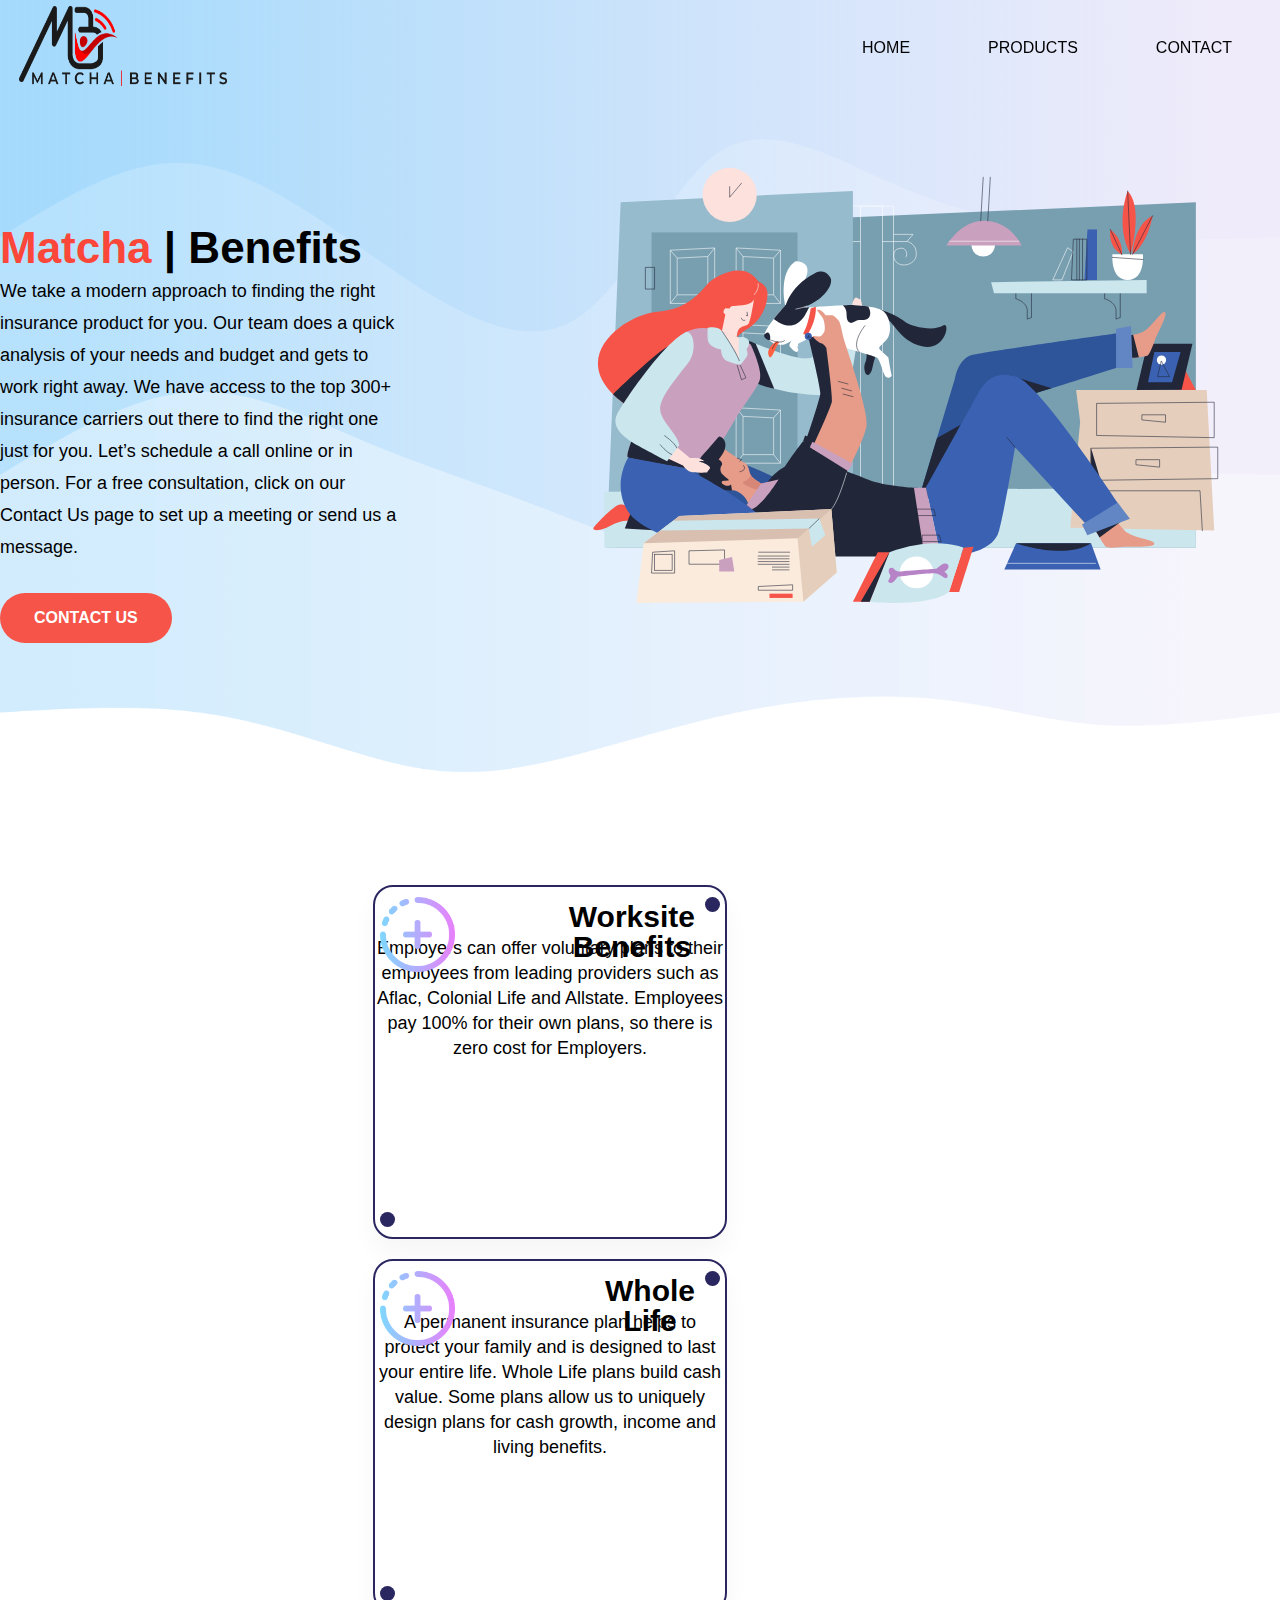
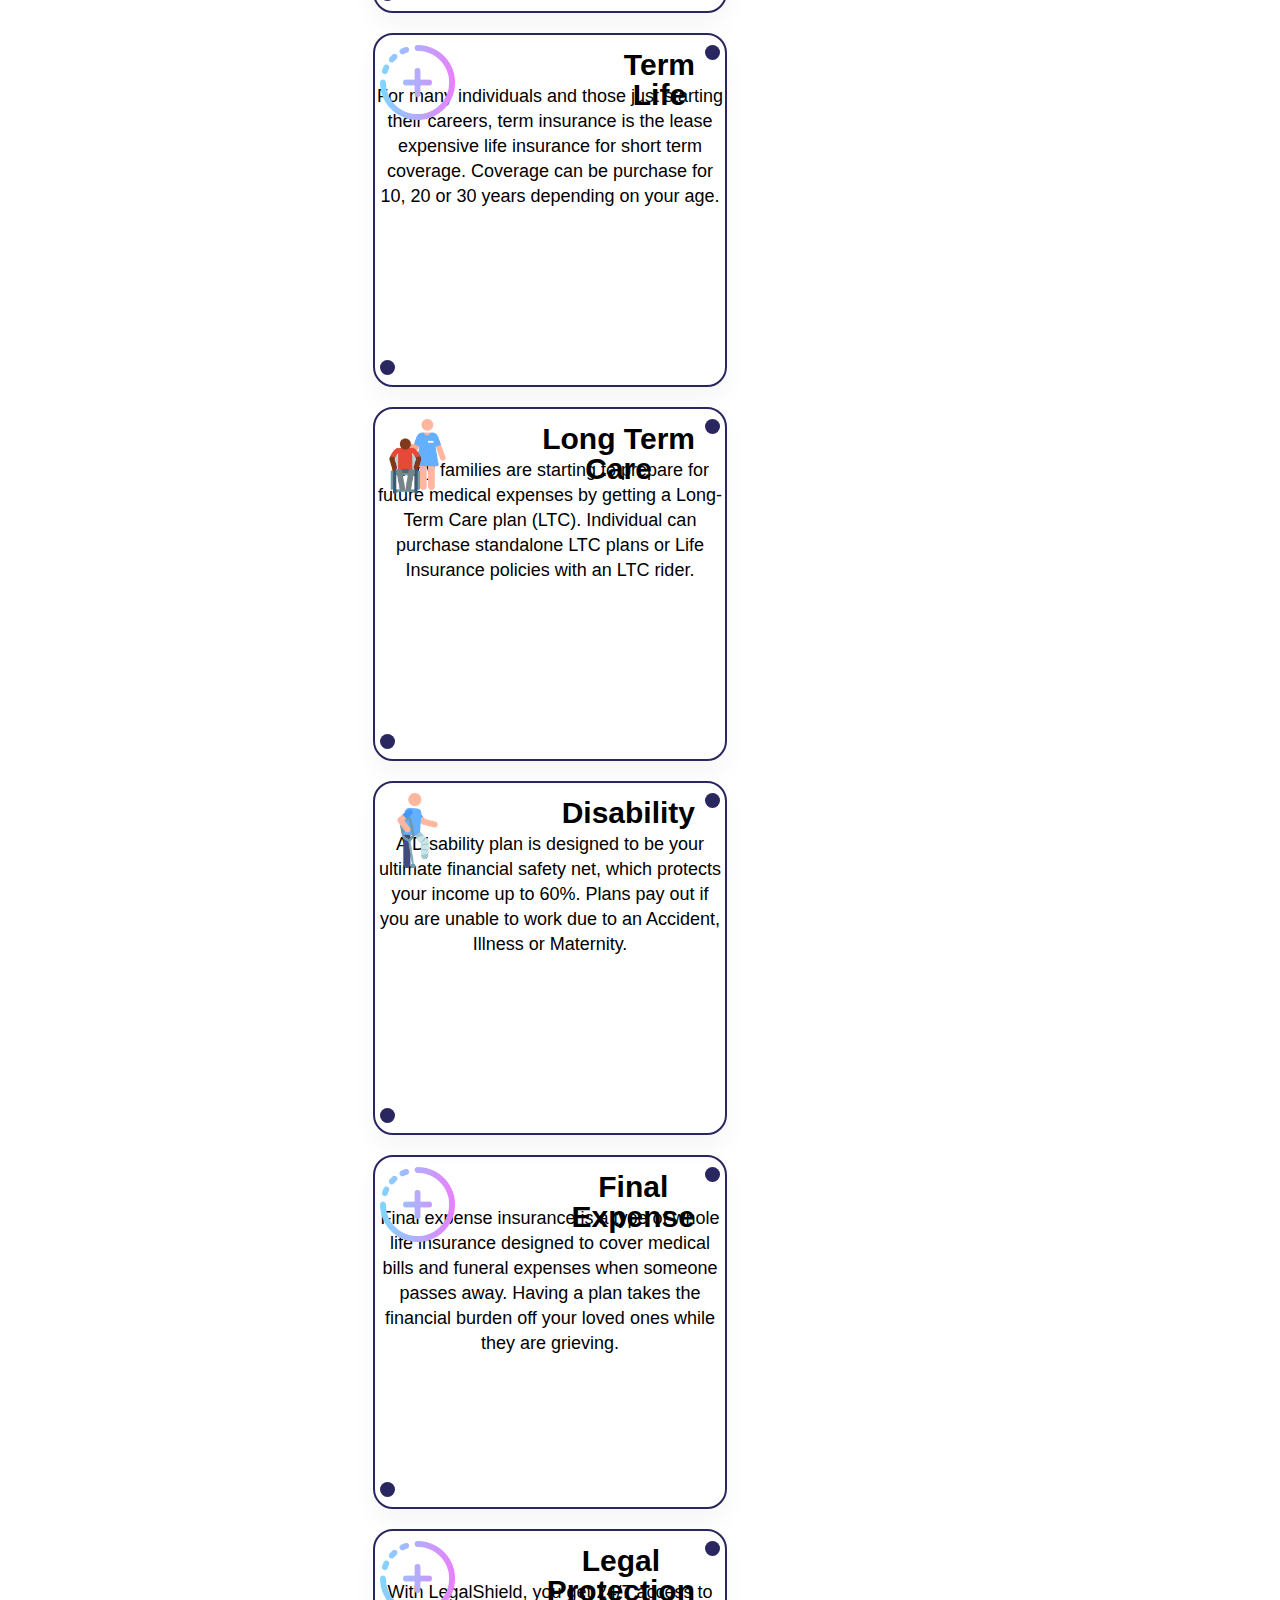
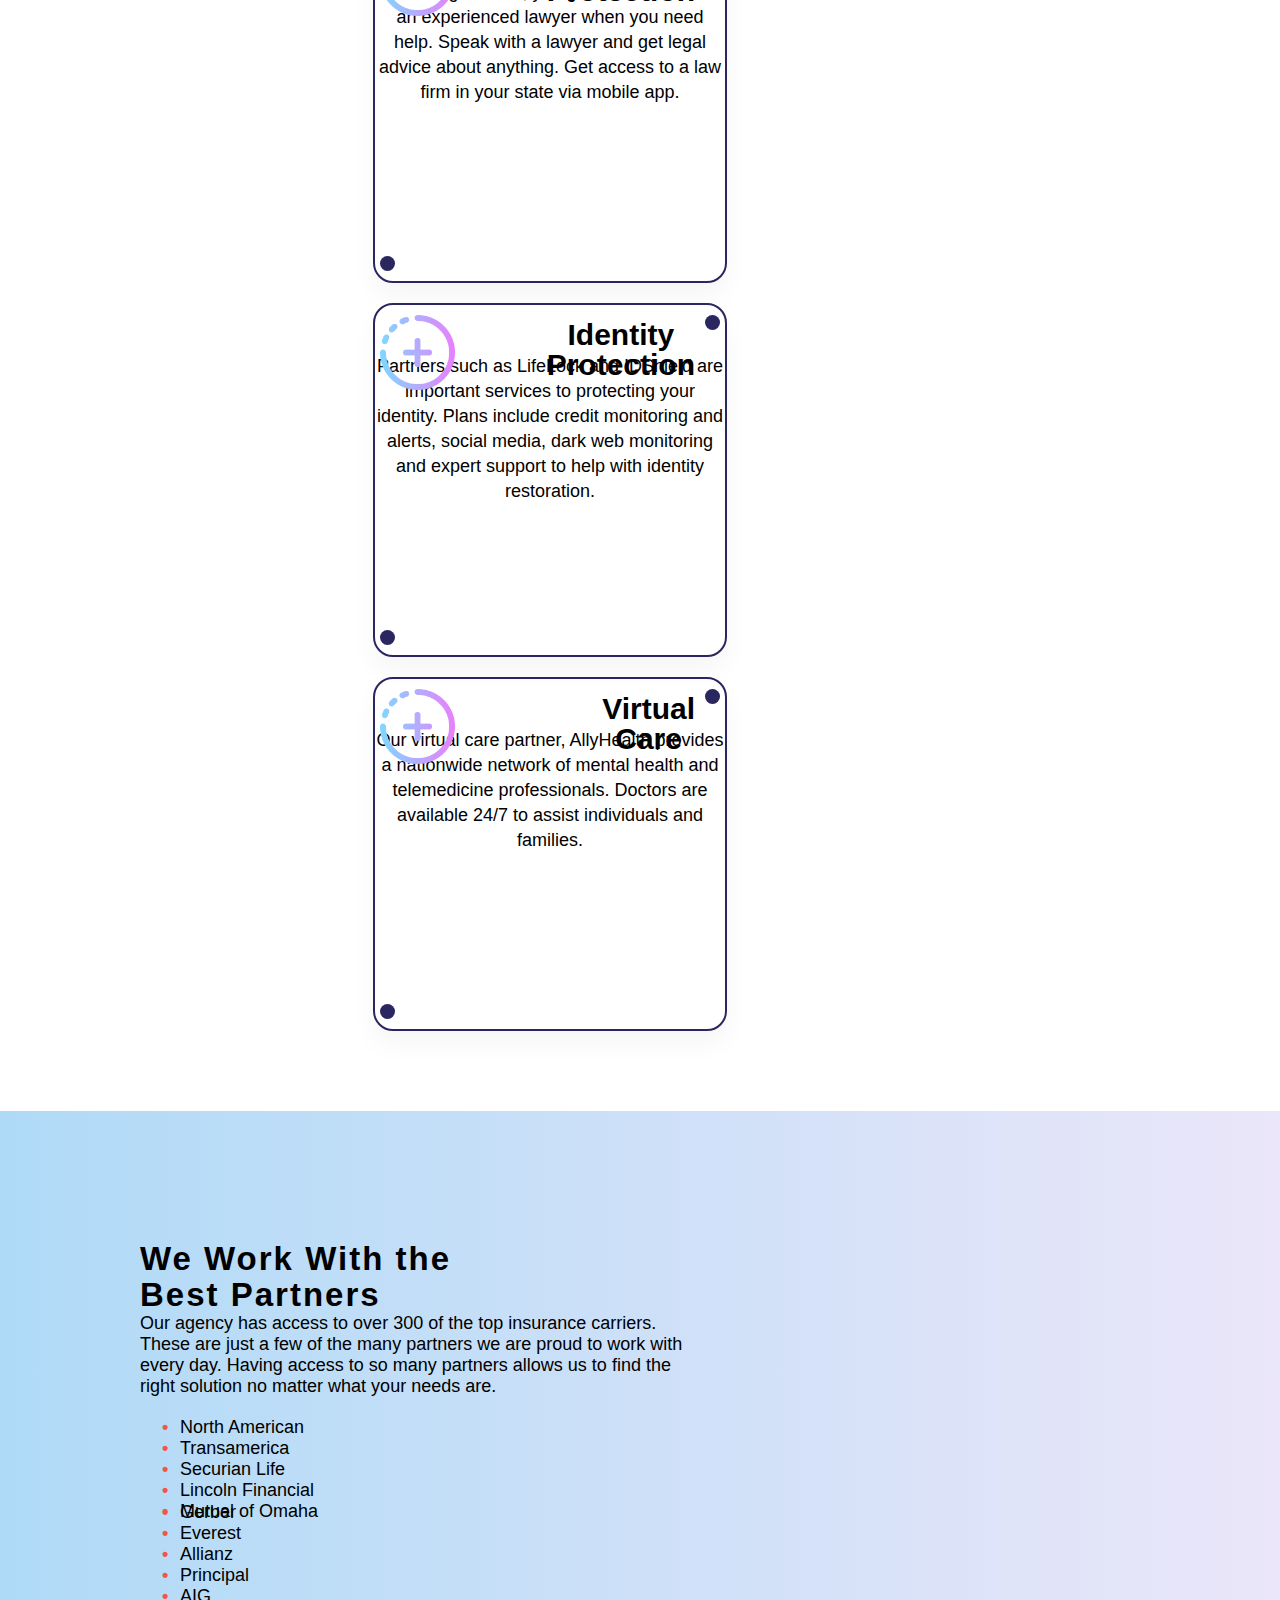
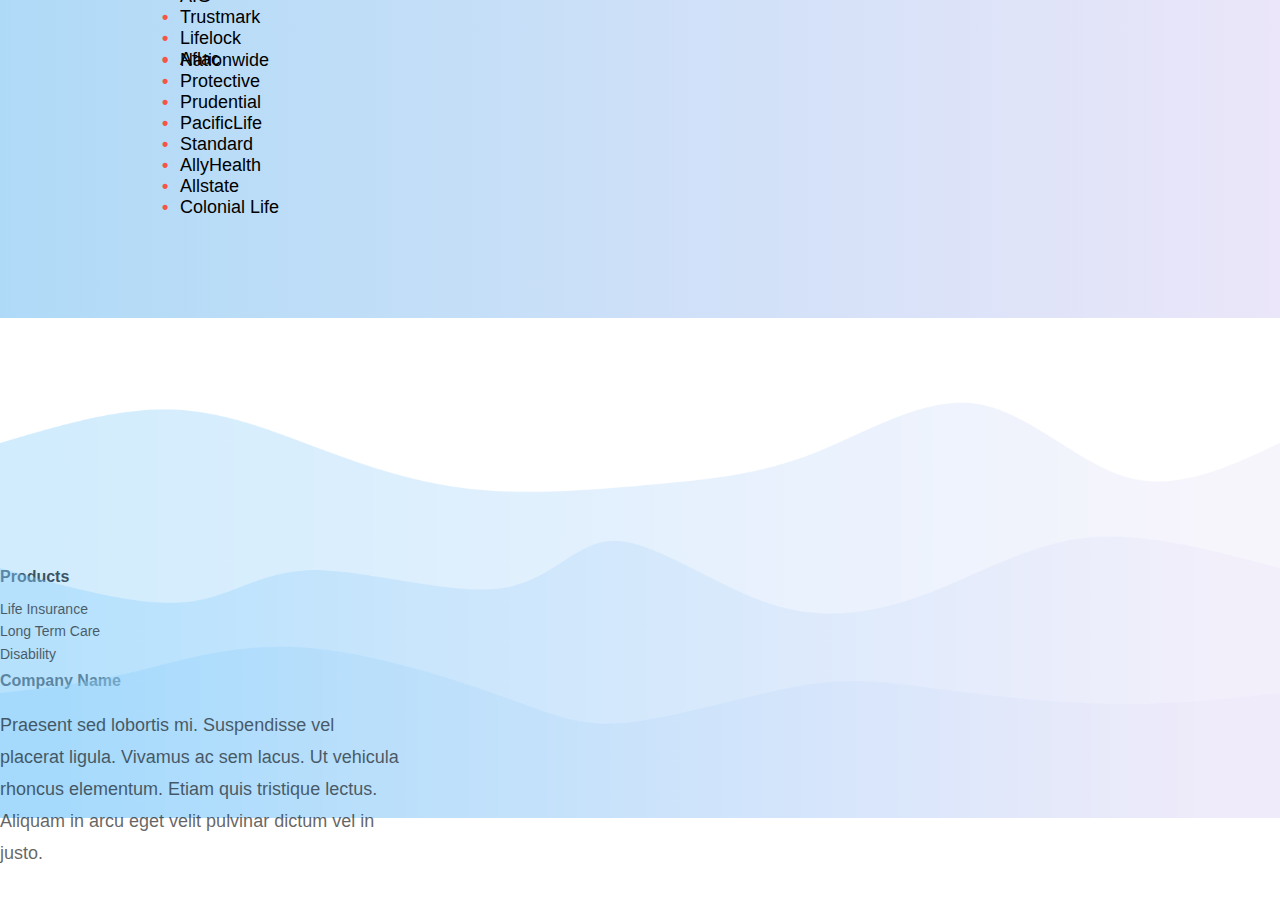
<file: index.html>
<!DOCTYPE html>
<html lang="en">

<head>
    <meta charset="UTF-8">
    <meta http-equiv="X-UA-Compatible" content="IE=edge">
    <meta name="viewport" content="width=device-width, initial-scale=1.0">
    <link rel="stylesheet" type="text/css" href="public/css/index.css">
    <!-- Bootstrap CSS -->
    <link href="https://cdn.jsdelivr.net/npm/bootstrap@5.0.2/dist/css/bootstrap.min.css" rel="stylesheet" integrity="sha384-EVSTQN3/azprG1Anm3QDgpJLIm9Nao0Yz1ztcQTwFspd3yD65VohhpuuCOmLASjC" crossorigin="anonymous">
    <title>Matcha Benefits Group</title>
</head>

<body>
    <!-- NAVBAR -->
    <nav id="navbar">
        <div class="logo">
            <a href="index.html">
                <img src="public/img/navLogo.png" alt="Logo Image">
            </a>
        </div>
        <div class="hamburger">
            <div class="line1"></div>
            <div class="line2"></div>
            <div class="line3"></div>
        </div>
        <ul class="nav-links">
            <li><a href="index.html">Home</a></li>
            <li><a href="products.html">Products</a></li>
            <li><a href="contact.html">Contact</a></li>
        </ul>
    </nav>
    <!-- END NAVBAR -->

    <!-- CONTENT -->
    <div class="container conn1" style="margin-top: 150px; margin-bottom: 95px;">
        <div class="row">
            <div class="col-lg-12">
                <div class="header-wrapper">
                    <div class="header-content">
                        <h3 class="header-title"><span style="color: #fa473a">Matcha</span> | Benefits</h3>
                        <p class="text">We take a modern approach to finding the right insurance product for you. Our team does a quick analysis of your needs and budget and gets to work right away. We have access to the top 300+ insurance carriers out there to find
                            the right one just for you. Let’s schedule a call online or in person. For a free consultation, click on our Contact Us page to set up a meeting or send us a message. </p>
                        <div class="header-btn rounded-buttons">
                            <button type="button" onclick="location.href='contact.html'" class="my-btn-primary">Contact
                                Us</button>
                        </div>
                    </div>
                    <div class="header-image d-none d-lg-block">
                        <div class="image">
                            <img src="public/img/index/dogfamily.svg" alt="Header">
                        </div>
                    </div>
                </div>
            </div>
        </div>
    </div>


    <br> <br> <br> <br>

    <a href="products.html" style="text-decoration: none;">
        <div class="container-fluid card_conn" style="margin-top: 75px">
            <div class="row">
                <div class="col-sm-6 col-md-4" align="center">
                    <div class="card education">
                        <div class="overlay" style="top:10px;right:5px"></div>
                        <div class="overlay" style="bottom:10px;left:5px"></div>
                        <div class="img-logo" style="background-image: url('./public/img/index/plus.png');"></div>
                        <div class="card-text">
                            <h1> Worksite <br> Benefits </h1>
                            <p>Employers can offer voluntary plans to their employees from leading providers such as Aflac, Colonial Life and Allstate. Employees pay 100% for their own plans, so there is zero cost for Employers.</p>
                        </div>
                    </div>
                </div>

                <div class="col-sm-6 col-md-4" align="center">
                    <div class="card education">
                        <div class="overlay" style="top:10px;right:5px"></div>
                        <div class="overlay" style="bottom:10px;left:5px"></div>
                        <div class="img-logo" style="background-image: url('./public/img/index/plus.png');"></div>
                        <div class="card-text">
                            <h1> Whole <br> Life </h1>
                            <p>A permanent insurance plan helps to protect your family and is designed to last your entire life. Whole Life plans build cash value. Some plans allow us to uniquely design plans for cash growth, income and living benefits.</p>
                        </div>
                    </div>
                </div>
                <div class="col-sm-6 col-md-4" align="center">
                    <div class="card education">
                        <div class="overlay" style="top:10px;right:5px"></div>
                        <div class="overlay" style="bottom:10px;left:5px"></div>
                        <div class="img-logo" style="background-image: url('./public/img/index/plus.png');"></div>
                        <div class="card-text">
                            <h1> Term <br> Life </h1>
                            <p>For many individuals and those just starting their careers, term insurance is the lease expensive life insurance for short term coverage. Coverage can be purchase for 10, 20 or 30 years depending on your age.
                            </p>
                        </div>
                    </div>
                </div>
                <div class="col-sm-6 col-md-4" align="center">
                    <div class="card education">
                        <div class="overlay" style="top:10px;right:5px"></div>
                        <div class="overlay" style="bottom:10px;left:5px"></div>
                        <div class="img-logo" style="background-image: url('./public/img/index/caregiver.png');"></div>
                        <div class="card-text">
                            <h1> Long Term <br> Care </h1>
                            <p>Many families are starting to prepare for future medical expenses by getting a Long-Term Care plan (LTC). Individual can purchase standalone LTC plans or Life Insurance policies with an LTC rider.</p>
                        </div>
                    </div>
                </div>
                <div class="col-sm-6 col-md-4" align="center">
                    <div class="card education">
                        <div class="overlay" style="top:10px;right:5px"></div>
                        <div class="overlay" style="bottom:10px;left:5px"></div>
                        <div class="img-logo" style="background-image: url('./public/img/index/crutch.png');"></div>
                        <div class="card-text">
                            <h1> Disability </h1>
                            <p>A Disability plan is designed to be your ultimate financial safety net, which protects your income up to 60%. Plans pay out if you are unable to work due to an Accident, Illness or Maternity.</p>
                        </div>
                    </div>
                </div>
                <div class="col-sm-6 col-md-4" align="center">
                    <div class="card education">
                        <div class="overlay" style="top:10px;right:5px"></div>
                        <div class="overlay" style="bottom:10px;left:5px"></div>
                        <div class="img-logo" style="background-image: url('./public/img/index/plus.png');"></div>
                        <div class="card-text">
                            <h1> Final <br> Expense</h1>
                            <p>Final expense insurance is a type of whole life insurance designed to cover medical bills and funeral expenses when someone passes away. Having a plan takes the financial burden off your loved ones while they are grieving.</p>
                        </div>
                    </div>
                </div>
                <div class="col-sm-6 col-md-4" align="center">
                    <div class="card education">
                        <div class="overlay" style="top:10px;right:5px"></div>
                        <div class="overlay" style="bottom:10px;left:5px"></div>
                        <div class="img-logo" style="background-image: url('./public/img/index/plus.png');"></div>
                        <div class="card-text">
                            <h1> Legal <br> Protection </h1>
                            <p>With LegalShield, you get 24/7 access to an experienced lawyer when you need help. Speak with a lawyer and get legal advice about anything. Get access to a law firm in your state via mobile app.</p>
                        </div>
                    </div>
                </div>
                <div class="col-sm-6 col-md-4" align="center">
                    <div class="card education">
                        <div class="overlay" style="top:10px;right:5px"></div>
                        <div class="overlay" style="bottom:10px;left:5px"></div>
                        <div class="img-logo" style="background-image: url('./public/img/index/plus.png');"></div>
                        <div class="card-text">
                            <h1> Identity <br> Protection </h1>
                            <p>Partners such as LifeLock and IDShield are important services to protecting your identity. Plans include credit monitoring and alerts, social media, dark web monitoring and expert support to help with identity restoration.
                            </p>
                        </div>
                    </div>
                </div>
                <div class="col-sm-6 col-md-4" align="center">
                    <div class="card education">
                        <div class="overlay" style="top:10px;right:5px"></div>
                        <div class="overlay" style="bottom:10px;left:5px"></div>
                        <div class="img-logo" style="background-image: url('./public/img/index/plus.png');"></div>
                        <div class="card-text">
                            <h1> Virtual <br> Care </h1>
                            <p>Our virtual care partner, AllyHealth provides a nationwide network of mental health and telemedicine professionals. Doctors are available 24/7 to assist individuals and families.
                            </p>
                        </div>
                    </div>
                </div>

            </div>
        </div>

        <div class="container-fluid conn3">
            <div class="container">

                <div class="row align-items-stretch contact-wrap">
                    <div class="col-12 col-lg-6 col-md-12">
                        <div class="sub-back">
                            <h1 class="subheader-title">We Work With the <br> Best Partners</h1>
                        </div>
                        <p style="max-width: 550px;">Our agency has access to over 300 of the top insurance carriers. These are just a few of the many partners we are proud to work with every day. Having access to so many partners allows us to find the right solution no matter what
                            your needs are. </p>
                    </div>

                    <div class="col">
                        <div class="row align-items-stretch no-gutters contact-wrap">
                            <!-- <div class="col-0 col-md-0 col-lg-1 justify-content-center"></div> -->
                            <div class="col">
                                <ul class="comma-list">
                                    <li>North American</li>
                                    <li>Transamerica</li>
                                    <li>Securian Life</li>
                                    <li>Lincoln Financial</li>
                                    <li>Mutual of Omaha</li>
                                </ul>
                            </div>
                            <div class="col">
                                <ul class="comma-list">
                                    <li>Gerber</li>
                                    <li>Everest</li>
                                    <li>Allianz</li>
                                    <li>Principal</li>
                                    <li>AIG</li>
                                    <li>Trustmark</li>
                                    <li>Lifelock</li>
                                    <li>Aflac</li>
                                </ul>
                            </div>
                            <div class="col">
                                <ul class="comma-list">
                                    <li>Nationwide</li>
                                    <li>Protective</li>
                                    <li>Prudential</li>
                                    <li>PacificLife</li>
                                    <li>Standard</li>
                                    <li>AllyHealth</li>
                                    <li>Allstate</li>
                                    <li>Colonial Life</li>
                                </ul>
                            </div>
                        </div>
                    </div>
                </div>
            </div>
        </div>
    </a>

    <div class="header-shape">
        <img src="public/img/waves/mainWaves.png" class="graphic" alt="shape">
    </div>
    <!-- END CONTENT -->

    <!-- FOOTER -->
    <div class="header-shape ">
        <img src="public/img/waves/footerWaves.png" class="footerGraphic" alt="shape ">
    </div>
    <div class="footer-dark">
        <footer>
            <div class="container">
                <div class="row">
                    <div class="col-6 text-center item">
                        <h3>Products</h3>
                        <ul>
                            <li><a href="#">Life Insurance</a></li>
                            <li><a href="#">Long Term Care</a></li>
                            <li><a href="#">Disability</a></li>
                        </ul>
                    </div>
                    <div class="col-6 text-center item text">
                        <h3>Company Name</h3>
                        <p>Praesent sed lobortis mi. Suspendisse vel placerat ligula. Vivamus ac sem lacus. Ut vehicula rhoncus elementum. Etiam quis tristique lectus. Aliquam in arcu eget velit pulvinar dictum vel in justo.</p>
                    </div>
                    <!-- <div class="col item social"><a href="#"><i class="icon ion-social-facebook"></i></a><a href="#"><i class="icon ion-social-twitter"></i></a><a href="#"><i class="icon ion-social-snapchat"></i></a><a href="#"><i class="icon ion-social-instagram"></i></a></div> -->
                </div>
                <!-- <p class="copyright">Matcha Benefits Group © 2021</p> -->
            </div>
        </footer>
    </div>
    <!-- END FOOTER -->

    <!-- SCRIPTS -->
    <script src="public/js/navColor.js"></script>
    <script src="public/js/burger.js"></script>
    <!-- END SCRIPTS -->
</body>

</html>
</file>
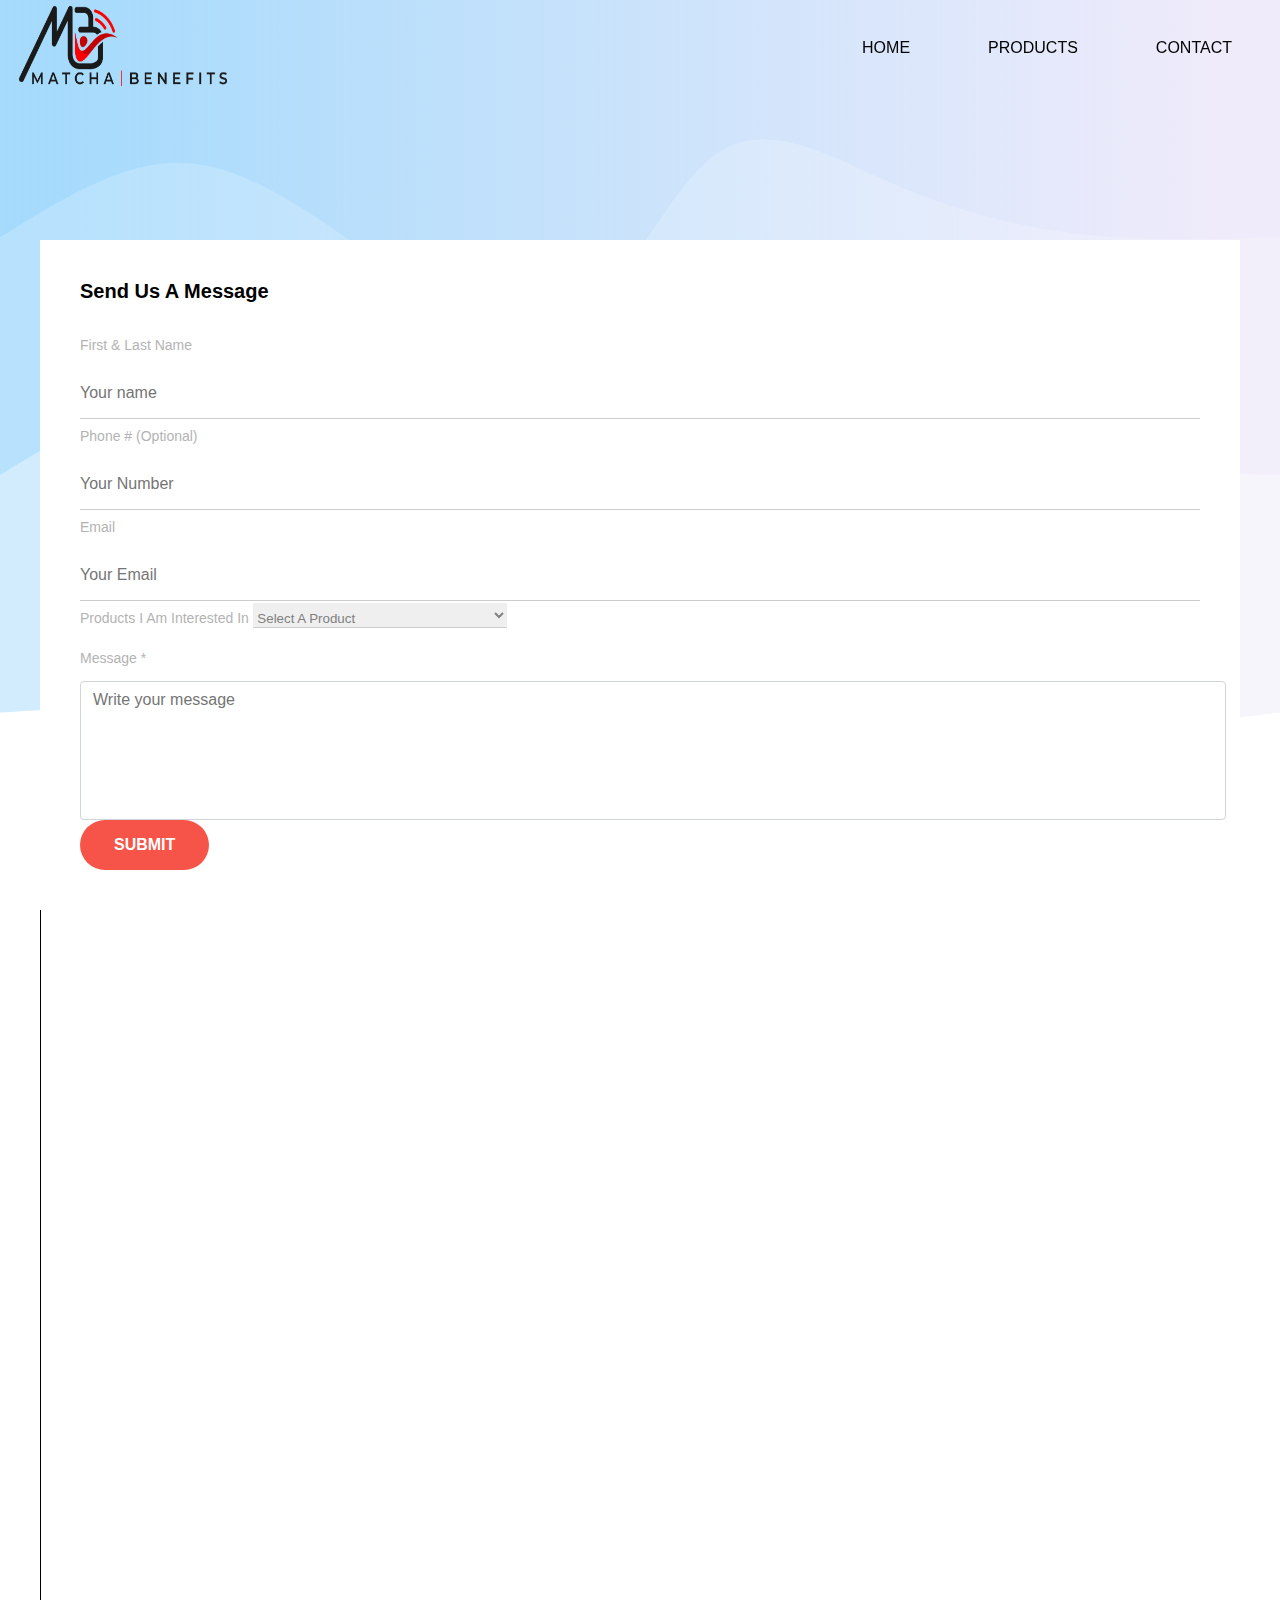
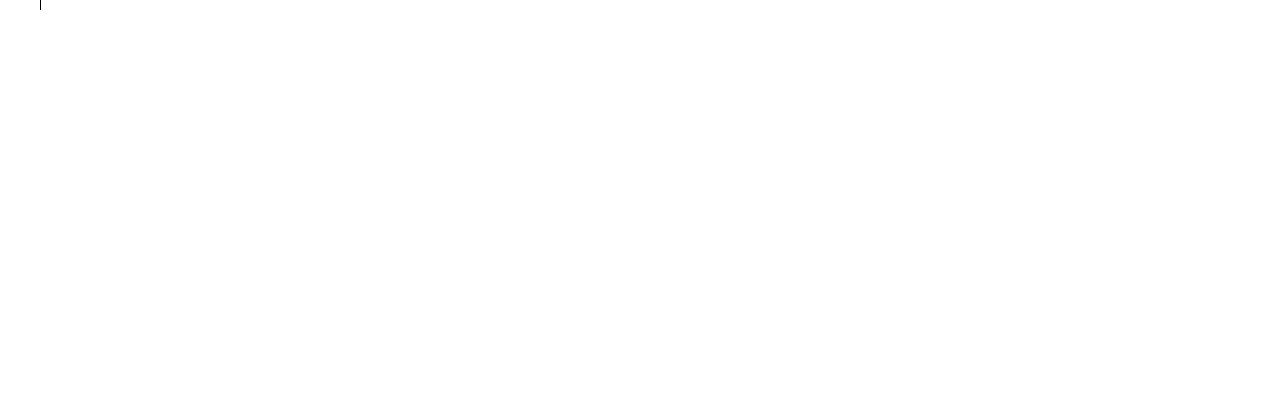
<file: contact.html>
<!DOCTYPE html>
<html lang="en">

<head>
    <meta charset="UTF-8">
    <meta http-equiv="X-UA-Compatible" content="IE=edge">
    <meta name="viewport" content="width=device-width, initial-scale=1.0">
    <link rel="stylesheet" type="text/css" href="public/css/index.css">
    <!-- Bootstrap CSS -->
    <link href="https://cdn.jsdelivr.net/npm/bootstrap@5.0.2/dist/css/bootstrap.min.css" rel="stylesheet" integrity="sha384-EVSTQN3/azprG1Anm3QDgpJLIm9Nao0Yz1ztcQTwFspd3yD65VohhpuuCOmLASjC" crossorigin="anonymous">
    <title>Contact</title>
</head>

<body style="height: 200vh">
    <!-- NAVBAR -->
    <nav id="navbar">
        <div class="logo">
            <a href="index.html">
                <img src="public/img/navLogo.png" alt="Logo Image">
            </a>
        </div>
        <div class="hamburger">
            <div class="line1"></div>
            <div class="line2"></div>
            <div class="line3"></div>
        </div>
        <ul class="nav-links">
            <li><a href="index.html">Home</a></li>
            <li><a href="products.html">Products</a></li>
            <li><a href="contact.html">Contact</a></li>
        </ul>
    </nav>
    <!-- END NAVBAR -->

    <!-- CONTENT -->
    <div class="header-shape">
        <img src="public/img/waves/mainWaves.png" class="graphic" alt="shape">
    </div>

    <div class="container contact_conn" style="margin-top: 200px;">
        <div class="row align-items-stretch no-gutters contact-wrap">
            <div class="col-lg-6">
                <div class="form h-100">
                    <h3>Send Us A Message</h3>
                    <form class="mb-5" id="contact-form" action="https://formspree.io/f/xyylbdza" autocomplete="off" method="POST">
                        <div class="row">
                            <div class="col-md-6 form-group mb-5">
                                <label for="" class="col-form-label">First & Last Name</label>
                                <input type="text" class="form-control form-controller" name="fullName" id="fullName" placeholder="Your name">
                            </div>
                            <div class="col-md-6 form-group mb-5">
                                <label for="" class="col-form-label">Phone # (Optional)</label>
                                <input type="text" class="form-control form-controller" name="number" id="number" placeholder="Your Number">
                            </div>
                        </div>
                        <div class="row">
                            <div class="col-md-6 form-group mb-5">
                                <label for="" class="col-form-label">Email</label>
                                <input type="email" class="form-control form-controller" name="email" id="email" placeholder="Your Email">
                            </div>
                            <div class="col-md-6 form-group mb-5">
                                <label for="productInterest" class="col-form-label">Products I Am Interested In</label>
                                <select style="color: gray" class="form-select form-controller" name="productInterest" id="productInterest">
                                    <option disabled selected hidden>Select A Product</option>
                                    <option>Life Insurance</option>
                                    <option>Disability </option>
                                    <option>Long Term Care</option>
                                    <option>Supplemental Plan For Myself</option>
                                    <option>Benefits For My Employees</option>
                                    <option>Supplemental Plans For My Employees</option>
                                    <option>Legal Shield</option>
                                    <option>Identity Theft</option>
                                    <option>Final Expense</option>
                                    <option>Other</option>
                                </select>
                            </div>
                        </div>

                        <div class="row">
                            <div class="col-md-12 form-group mb-5">
                                <label for="message" class="col-form-label">Message *</label>
                                <textarea class="form-control" name="message" id="message" style="resize:none; height: 125px;" cols="50" rows="8" placeholder="Write your message"></textarea>
                            </div>
                        </div>
                        <div class="row">
                            <div class="col-md-12 form-group">
                                <button class="my-btn-primary" id="my-form-button">Submit</button>
                            </div>
                        </div>

                        <div class="row" style="padding-top: 40px;">
                            <div class="col-md-12 form-group">
                                <p id="my-form-status"></p>
                            </div>
                        </div>
                    </form>
                </div>
            </div>
            <div class="col-lg-6">
                <div class="contact-info h-100">
                    <!-- Calendly inline widget begin -->
                    <div class="calendly-inline-widget" data-url="https://calendly.com/matchadlm/book-a-call-here" style="min-width:320px; height: 700px"></div>
                    <script type="text/javascript" src="https://assets.calendly.com/assets/external/widget.js" async></script>
                    <!-- Calendly inline widget end -->

                </div>
            </div>
        </div>
    </div>


    <!-- END CONTENT -->

    <!-- FOOTER -->
    <!-- END FOOTER -->

    <!-- SCRIPTS -->
    <script src="public/js/navColor.js"></script>
    <script src="public/js/burger.js"></script>
    <script src="public/js/contact.js"></script>
    <!-- END SCRIPTS -->
</body>

</html>
</file>
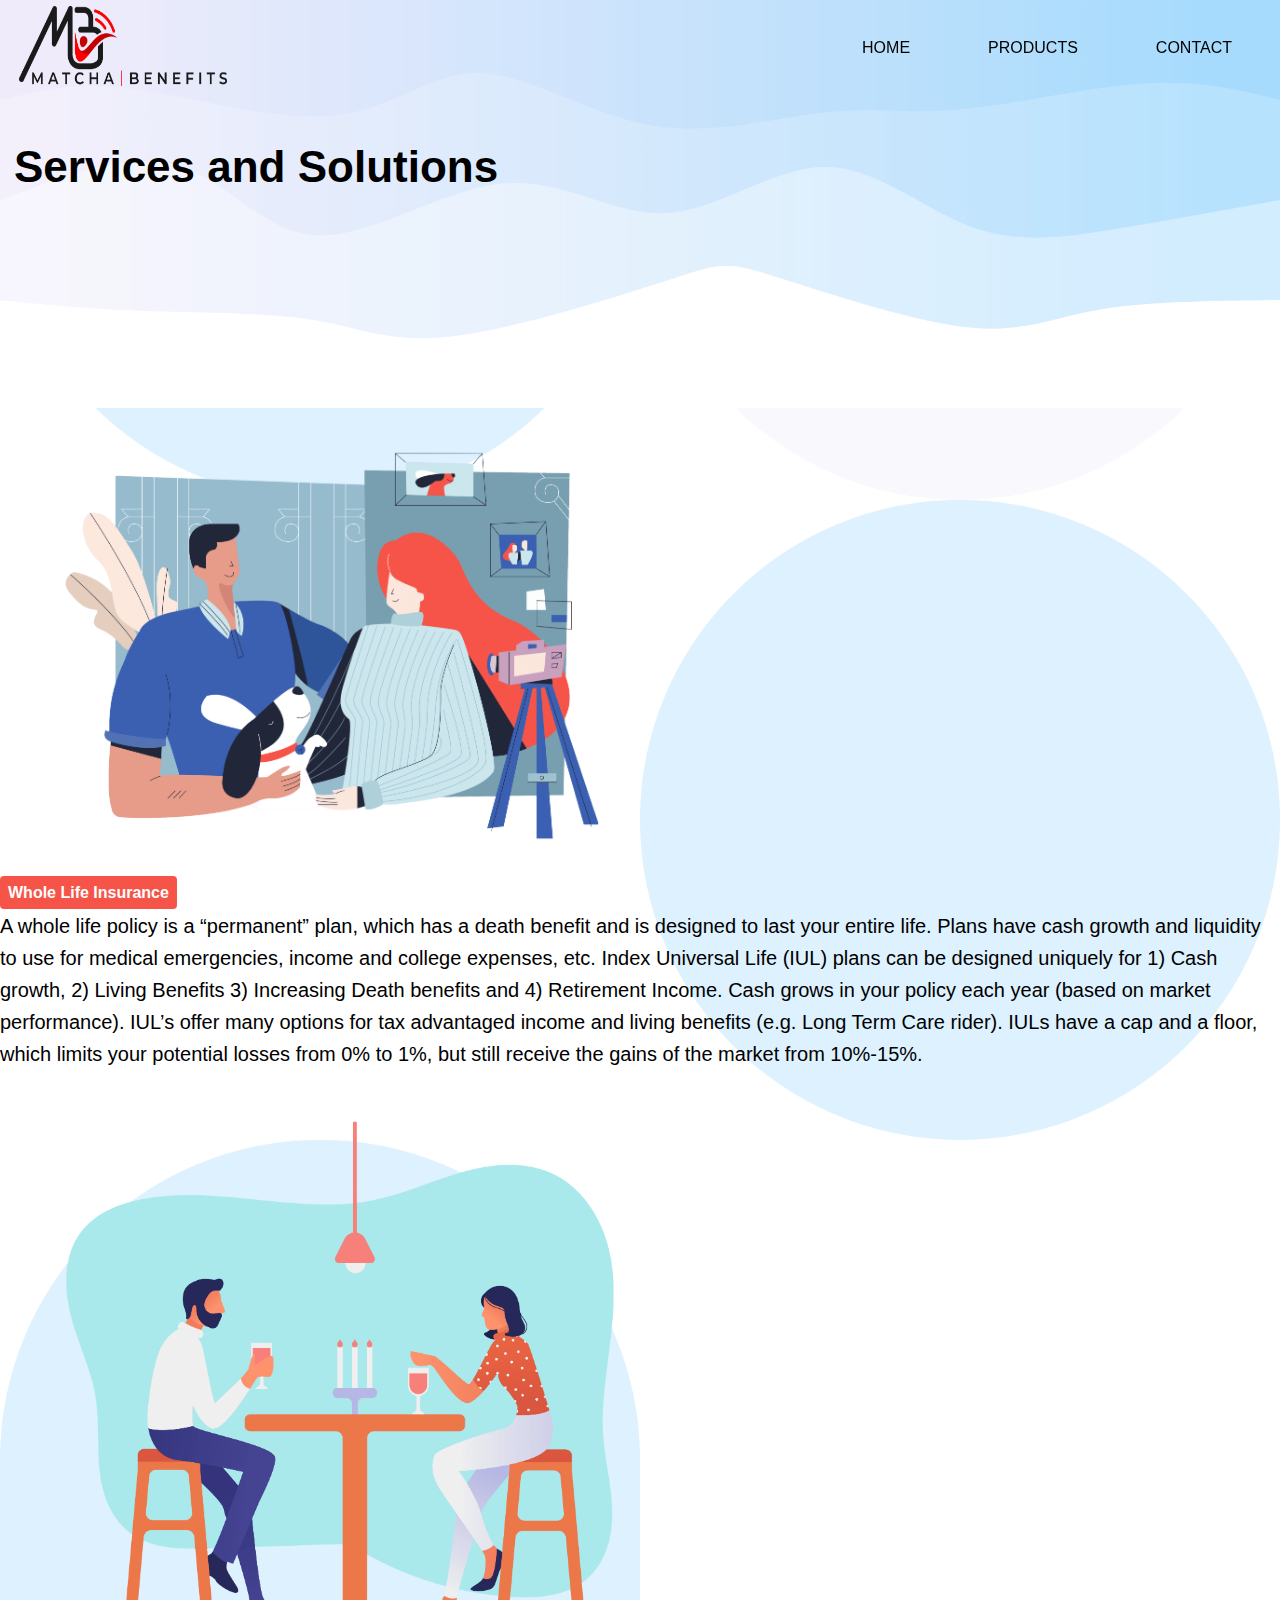
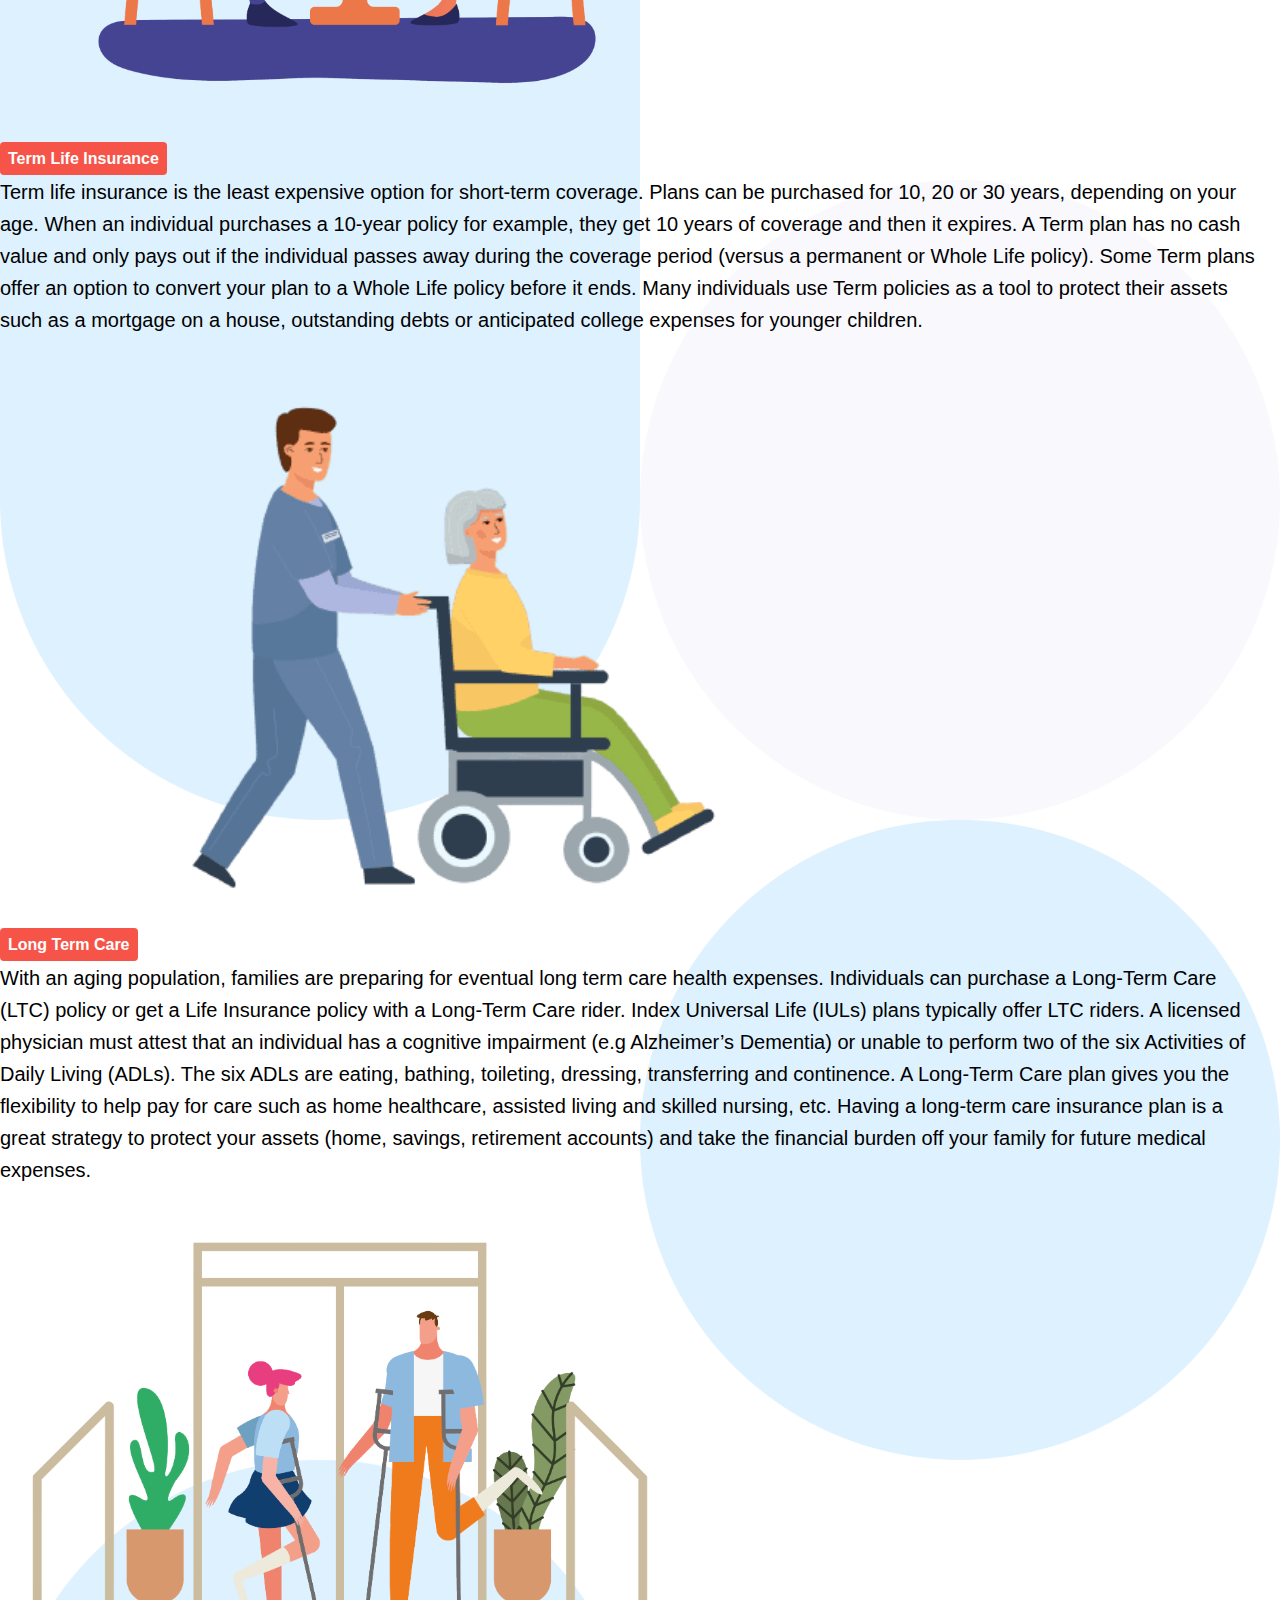
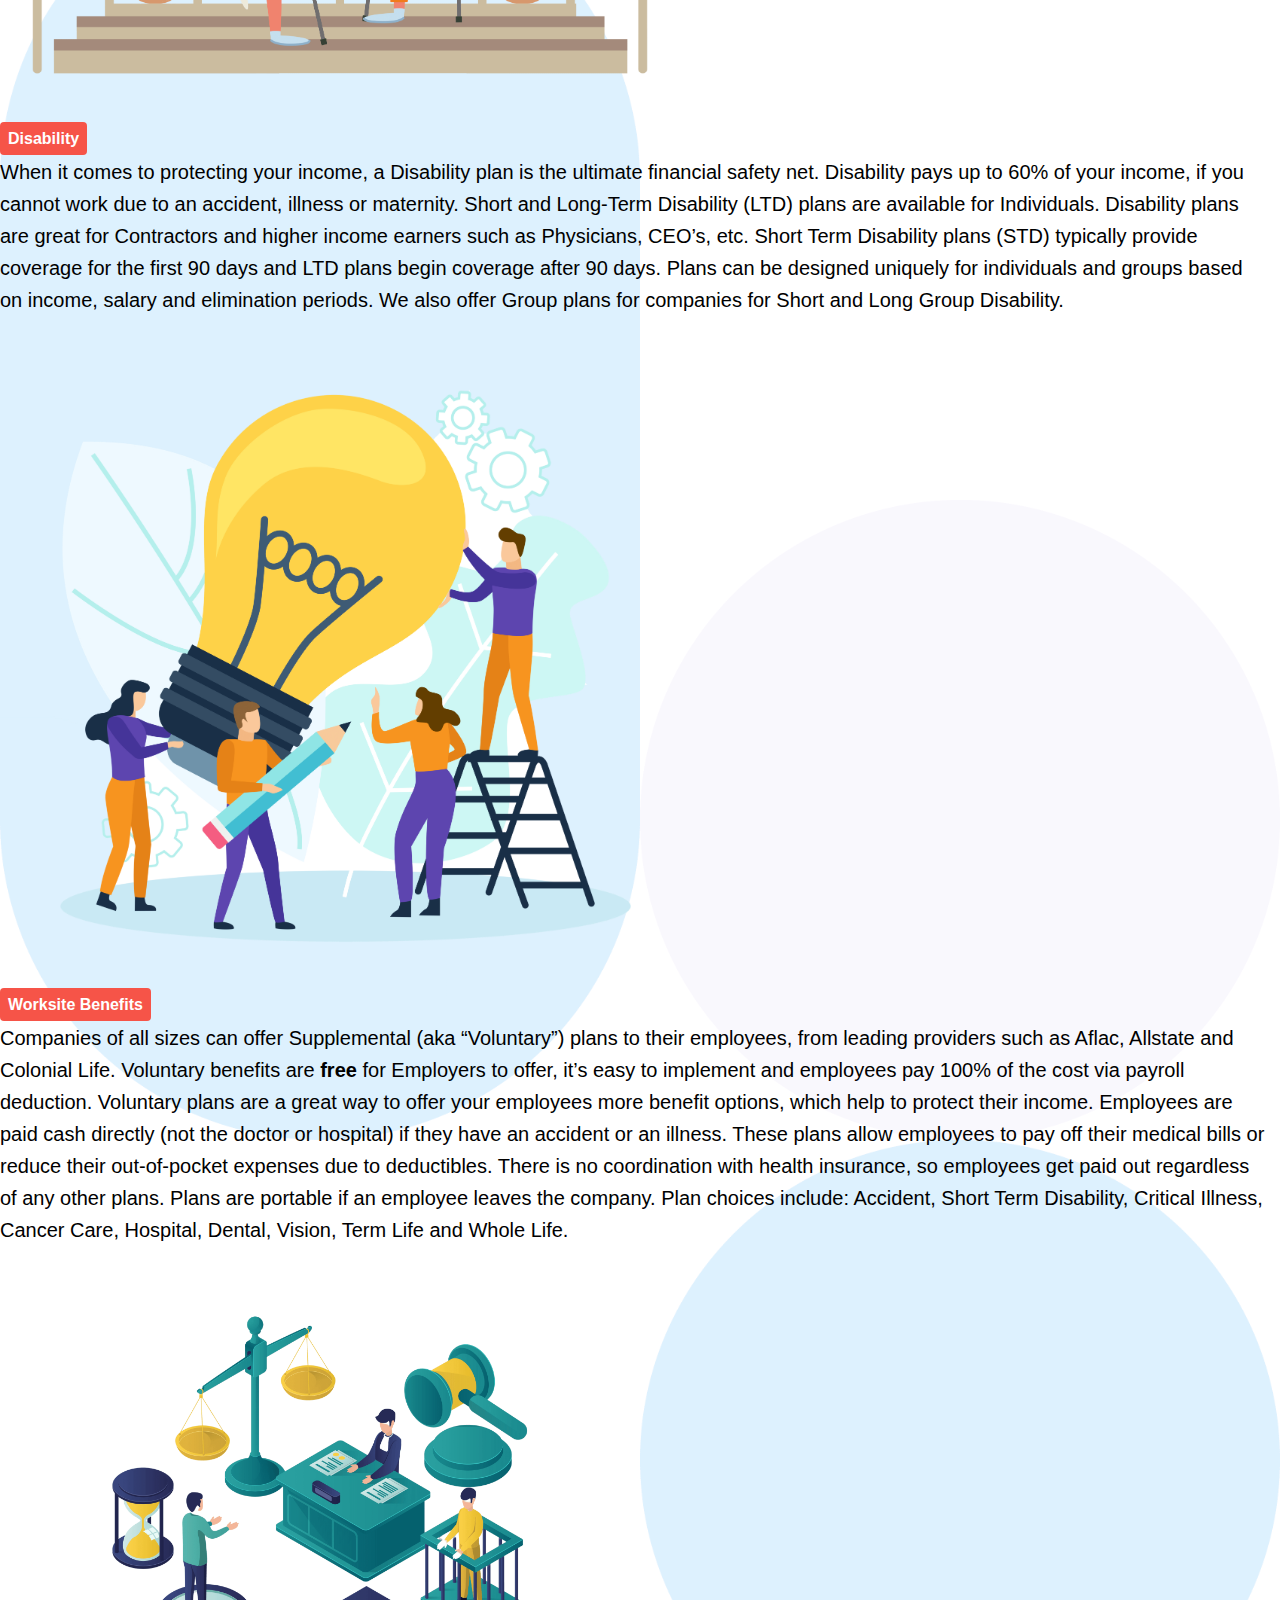
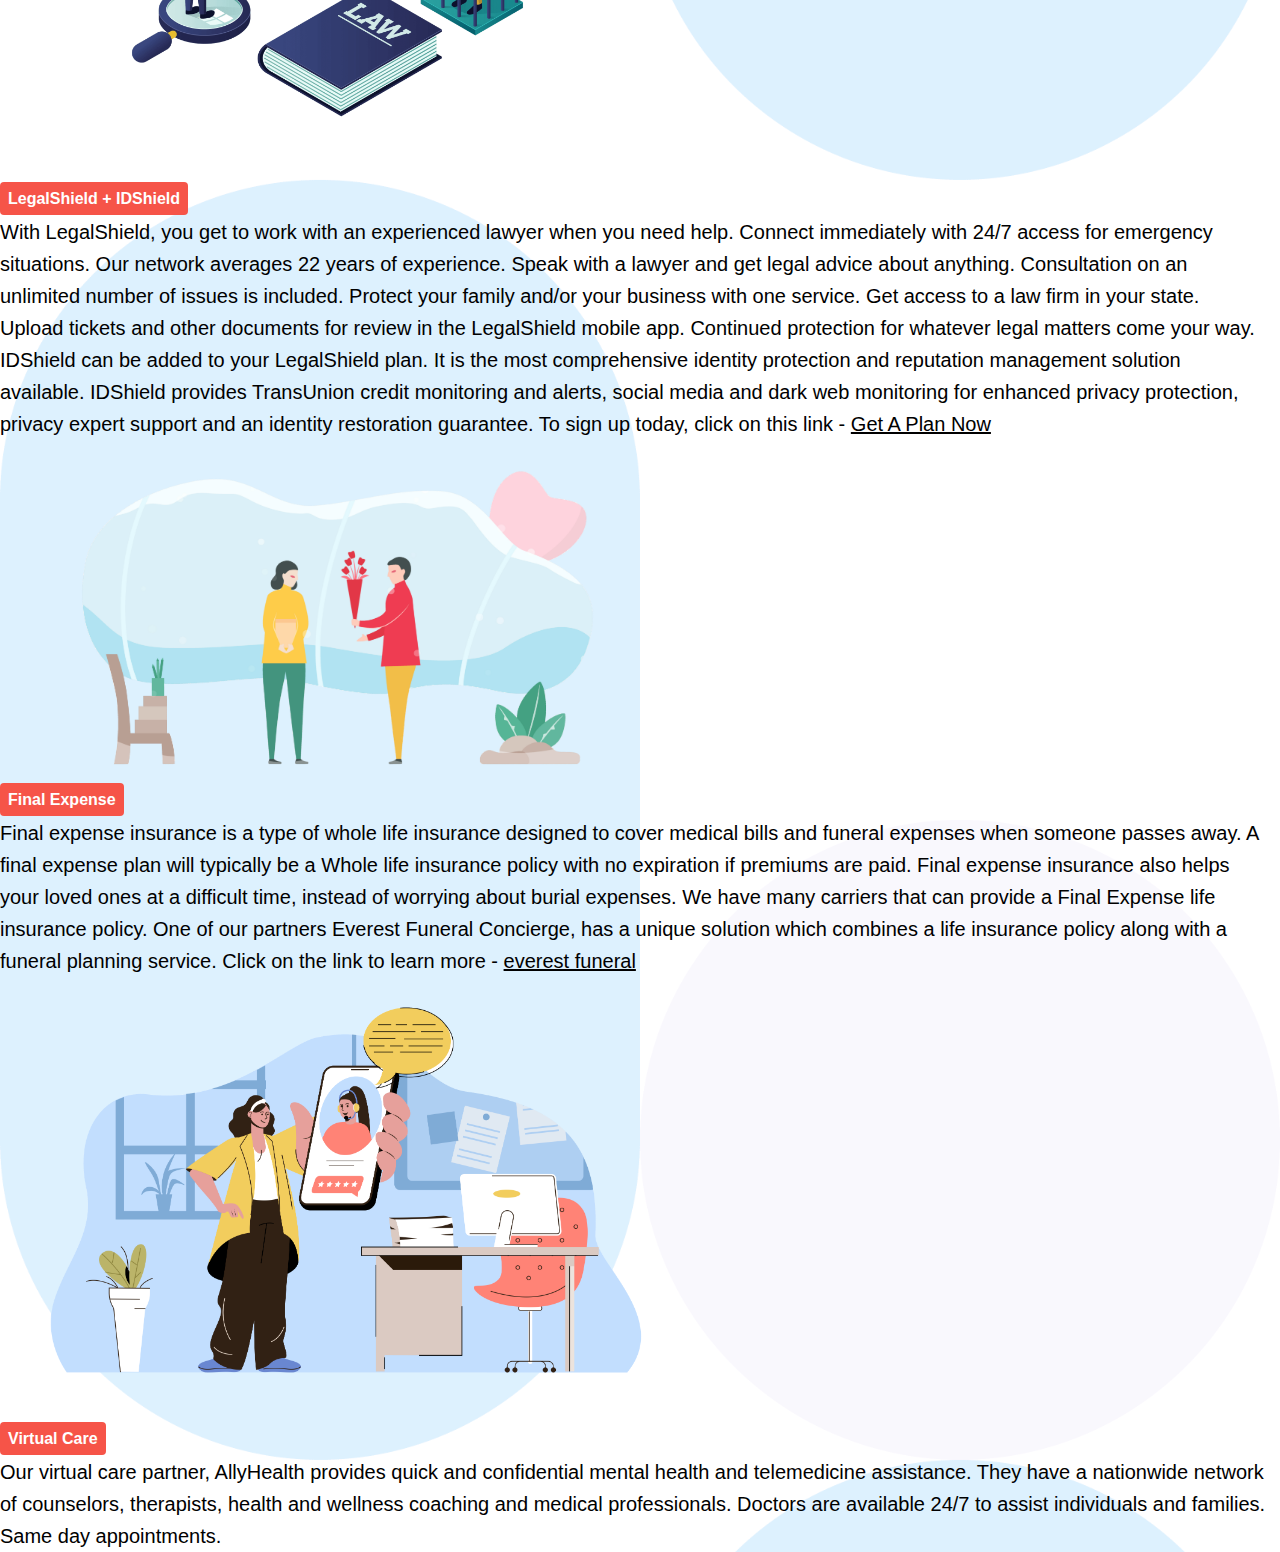
<file: products.html>
<!DOCTYPE html>
<html lang="en">

<head>
    <meta charset="UTF-8">
    <meta http-equiv="X-UA-Compatible" content="IE=edge">
    <meta name="viewport" content="width=device-width, initial-scale=1.0">
    <link rel="stylesheet" type="text/css" href="public/css/index.css">
    <!-- Bootstrap CSS -->
    <link href="https://cdn.jsdelivr.net/npm/bootstrap@5.0.2/dist/css/bootstrap.min.css" rel="stylesheet" integrity="sha384-EVSTQN3/azprG1Anm3QDgpJLIm9Nao0Yz1ztcQTwFspd3yD65VohhpuuCOmLASjC" crossorigin="anonymous">
    <title>Products</title>
</head>

<body>
    <!-- NAVBAR -->
    <nav id="navbar">
        <div class="logo">
            <a href="index.html">
                <img src="public/img/navLogo.png" alt="Logo Image">
            </a>
        </div>
        <div class="hamburger">
            <div class="line1"></div>
            <div class="line2"></div>
            <div class="line3"></div>
        </div>
        <ul class="nav-links">
            <li><a href="index.html">Home</a></li>
            <li><a href="products.html">Products</a></li>
            <li><a href="contact.html">Contact</a></li>
        </ul>
    </nav>
    <!-- END NAVBAR -->

    <!-- CONTENT -->
    <div class="header-shape">
        <img src="public/img/waves/productWaves.png" style="height:400px" class="graphic" alt="shape">
    </div>

    <div class="container-fluid" style="padding: 14px; margin-top: 125px;">
        <div class="title-block mx-auto">
            <div class="section_title mb-4 text-center">
                <h2 class="header-title"><span>Services and Solutions</span>
                    <!-- </h2><span>Write Some shit here</span>
                <p class="section_subtitle mx-auto">dolor sit amet, consectetur adipisicing elit, sed do eiusmod tempor incididunt ut labore et dolore magna aliqua. this dolor sit amet.</p> -->
                    <!-- <button class="my-btn-primary btn-topmargin">Contact Us</button> -->
            </div>
        </div>
    </div>

    <div class="container-fluid product_conn">
        <div class="container-fluid">

            <div class="row align-items-center" style="margin-top:200px">

                <div class="col-md-12 col-lg-6 col-sm-12">
                    <div class="about-image-block"><img src="public/img/products/iul.png" class="img-fluid"></div>
                </div>
                <div class="col-md-12 col-lg-6 col-sm-12">
                    <div class="about-text-block">
                        <div class="about-content">
                            <h4> Whole Life Insurance </h4>
                            <div class="prodtext">A whole life policy is a “permanent” plan, which has a death benefit and is designed to last your entire life. Plans have cash growth and liquidity to use for medical emergencies, income and college expenses, etc. Index Universal
                                Life (IUL) plans can be designed uniquely for 1) Cash growth, 2) Living Benefits 3) Increasing Death benefits and 4) Retirement Income. Cash grows in your policy each year (based on market performance). IUL’s offer many
                                options for tax advantaged income and living benefits (e.g. Long Term Care rider). IULs have a cap and a floor, which limits your potential losses from 0% to 1%, but still receive the gains of the market from 10%-15%.
                            </div>
                        </div>
                    </div>
                </div>
            </div>

            <div class="row align-items-center">
                <div class="col-md-12 col-lg-6 col-sm-12 order-md-1 order-lg-2">
                    <div class="about-image-block"><img src="public/img/products/term.png" class="img-fluid"></div>
                </div>
                <div class="col-md-12 col-lg-6 col-sm-12 order-md-2 order-lg-1">
                    <div class="about-text-block">
                        <div class="about-content">
                            <h4> Term Life Insurance </h4>
                            <div class="prodtext">Term life insurance is the least expensive option for short-term coverage. Plans can be purchased for 10, 20 or 30 years, depending on your age. When an individual purchases a 10-year policy for example, they get 10 years of
                                coverage and then it expires. A Term plan has no cash value and only pays out if the individual passes away during the coverage period (versus a permanent or Whole Life policy). Some Term plans offer an option to convert
                                your plan to a Whole Life policy before it ends. Many individuals use Term policies as a tool to protect their assets such as a mortgage on a house, outstanding debts or anticipated college expenses for younger children.

                            </div>
                        </div>
                    </div>
                </div>
            </div>

            <div class="row align-items-center">
                <div class="col-md-12 col-lg-6 col-sm-12">
                    <div class="about-image-block"><img src="public/img/products/ltc.png" style="width: 900px" class="img-fluid"></div>
                </div>
                <div class="col-md-12 col-lg-6 col-sm-12">
                    <div class="about-text-block">
                        <div class="about-content">
                            <h4> Long Term Care</h4>
                            <div class="prodtext">With an aging population, families are preparing for eventual long term care health expenses. Individuals can purchase a Long-Term Care (LTC) policy or get a Life Insurance policy with a Long-Term Care rider. Index Universal
                                Life (IULs) plans typically offer LTC riders. A licensed physician must attest that an individual has a cognitive impairment (e.g Alzheimer’s Dementia) or unable to perform two of the six Activities of Daily Living (ADLs).
                                The six ADLs are eating, bathing, toileting, dressing, transferring and continence. A Long-Term Care plan gives you the flexibility to help pay for care such as home healthcare, assisted living and skilled nursing, etc.
                                Having a long-term care insurance plan is a great strategy to protect your assets (home, savings, retirement accounts) and take the financial burden off your family for future medical expenses.
                            </div>
                        </div>
                    </div>
                </div>
            </div>

            <div class="row align-items-center">
                <div class="col-md-12 col-lg-6 col-sm-12 order-md-1 order-lg-2">
                    <div class="about-image-block"><img src="public/img/products/disability.png" class="img-fluid">
                    </div>
                </div>
                <div class="col-md-12 col-lg-6 col-sm-12 order-md-2 order-lg-1">
                    <div class="about-text-block">
                        <div class="about-content">
                            <h4>Disability</h4>
                            <div class="prodtext">When it comes to protecting your income, a Disability plan is the ultimate financial safety net. Disability pays up to 60% of your income, if you cannot work due to an accident, illness or maternity. Short and Long-Term Disability
                                (LTD) plans are available for Individuals. Disability plans are great for Contractors and higher income earners such as Physicians, CEO’s, etc. Short Term Disability plans (STD) typically provide coverage for the first
                                90 days and LTD plans begin coverage after 90 days. Plans can be designed uniquely for individuals and groups based on income, salary and elimination periods. We also offer Group plans for companies for Short and Long Group
                                Disability.

                            </div>
                        </div>
                    </div>
                </div>
            </div>

            <div class="row align-items-center">
                <div class="col-md-12 col-lg-6 col-sm-12">
                    <div class="about-image-block"><img src="public/img/products/employeebenefits.png" class="img-fluid"></div>
                </div>
                <div class="col-md-12 col-lg-6 col-sm-12">
                    <div class="about-text-block">
                        <div class="about-content">
                            <h4>Worksite Benefits</h4>
                            <div class="prodtext">Companies of all sizes can offer Supplemental (aka “Voluntary”) plans to their employees, from leading providers such as Aflac, Allstate and Colonial Life. Voluntary benefits are <b>free</b> for Employers to offer, it’s easy
                                to implement and employees pay 100% of the cost via payroll deduction. Voluntary plans are a great way to offer your employees more benefit options, which help to protect their income. Employees are paid cash directly (not
                                the doctor or hospital) if they have an accident or an illness. These plans allow employees to pay off their medical bills or reduce their out-of-pocket expenses due to deductibles. There is no coordination with health
                                insurance, so employees get paid out regardless of any other plans. Plans are portable if an employee leaves the company. Plan choices include: Accident, Short Term Disability, Critical Illness, Cancer Care, Hospital, Dental,
                                Vision, Term Life and Whole Life.
                            </div>
                        </div>
                    </div>
                </div>
            </div>

            <div class="row align-items-center">
                <div class="col-md-12 col-lg-6 col-sm-12 order-md-1 order-lg-2">
                    <div class="about-image-block"><img src="public/img/products/legalshield.png" alt="" class="img-fluid"></div>
                </div>
                <div class="col-md-12 col-lg-6 col-sm-12 order-md-2 order-lg-1">
                    <div class="about-text-block">
                        <div class="about-content">
                            <h4>LegalShield + IDShield</h4>
                            <div class="prodtext"> With LegalShield, you get to work with an experienced lawyer when you need help. Connect immediately with 24/7 access for emergency situations. Our network averages 22 years of experience. Speak with a lawyer and get legal
                                advice about anything. Consultation on an unlimited number of issues is included. Protect your family and/or your business with one service. Get access to a law firm in your state. Upload tickets and other documents for
                                review in the LegalShield mobile app. Continued protection for whatever legal matters come your way. IDShield can be added to your LegalShield plan. It is the most comprehensive identity protection and reputation management
                                solution available. IDShield provides TransUnion credit monitoring and alerts, social media and dark web monitoring for enhanced privacy protection, privacy expert support and an identity restoration guarantee. To sign
                                up today, click on this link - <a href="https://dmatcha.wearelegalshield.com/legal" target="_blank">Get A Plan Now</a>
                            </div>
                        </div>
                    </div>
                </div>
            </div>

            <div class="row align-items-center">
                <div class="col-md-12 col-lg-6 col-sm-12">
                    <div class="about-image-block"><img src="public/img/products/gone.png" class="img-fluid"></div>
                </div>
                <div class="col-md-12 col-lg-6 col-sm-12">
                    <div class="about-text-block">
                        <div class="about-content">
                            <h4>Final Expense</h4>
                            <div class="prodtext">Final expense insurance is a type of whole life insurance designed to cover medical bills and funeral expenses when someone passes away. A final expense plan will typically be a Whole life insurance policy with no expiration
                                if premiums are paid. Final expense insurance also helps your loved ones at a difficult time, instead of worrying about burial expenses. We have many carriers that can provide a Final Expense life insurance policy. One
                                of our partners Everest Funeral Concierge, has a unique solution which combines a life insurance policy along with a funeral planning service. Click on the link to learn more - <a href="https://www.everestfuneral.com/wfg-us/"
                                    target="_blank">everest funeral</a>
                            </div>
                        </div>
                    </div>
                </div>
            </div>

            <div class="row align-items-center">
                <div class="col-md-12 col-lg-6 col-sm-12 order-md-1 order-lg-2">
                    <div class="about-image-block"><img src="public/img/products/me.png" alt="" class="img-fluid"></div>
                </div>
                <div class="col-md-12 col-lg-6 col-sm-12 order-md-2 order-lg-1">
                    <div class="about-text-block">
                        <div class="about-content">
                            <h4>Virtual Care</h4>
                            <div class="prodtext"> Our virtual care partner, AllyHealth provides quick and confidential mental health and telemedicine assistance. They have a nationwide network of counselors, therapists, health and wellness coaching and medical professionals.
                                Doctors are available 24/7 to assist individuals and families. Same day appointments.
                            </div>
                        </div>
                    </div>
                </div>
            </div>

        </div>
    </div>
    <!-- END CONTENT -->

    <!-- FOOTER -->
    <!-- END FOOTER -->

    <!-- SCRIPTS -->
    <script src="public/js/navColor.js"></script>
    <script src="public/js/burger.js"></script>
    <!-- END SCRIPTS -->
</body>

</html>
</file>
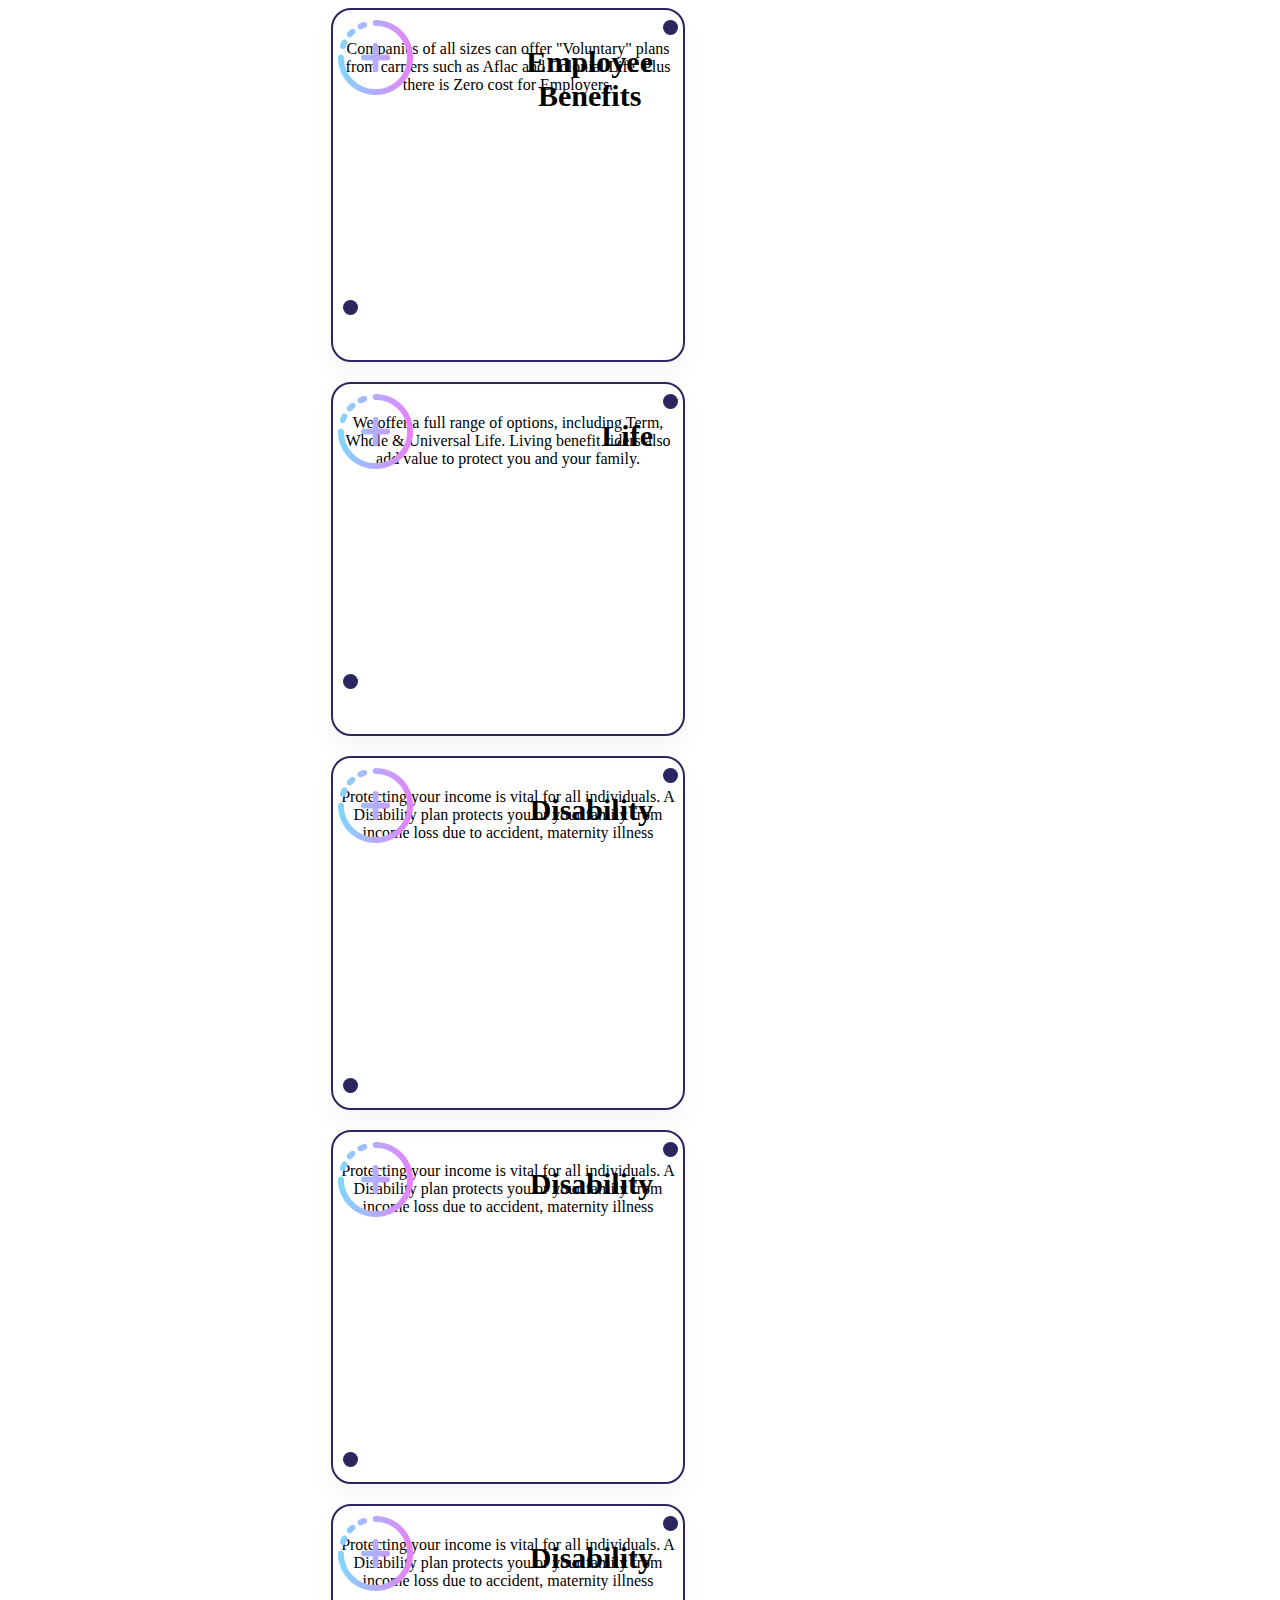
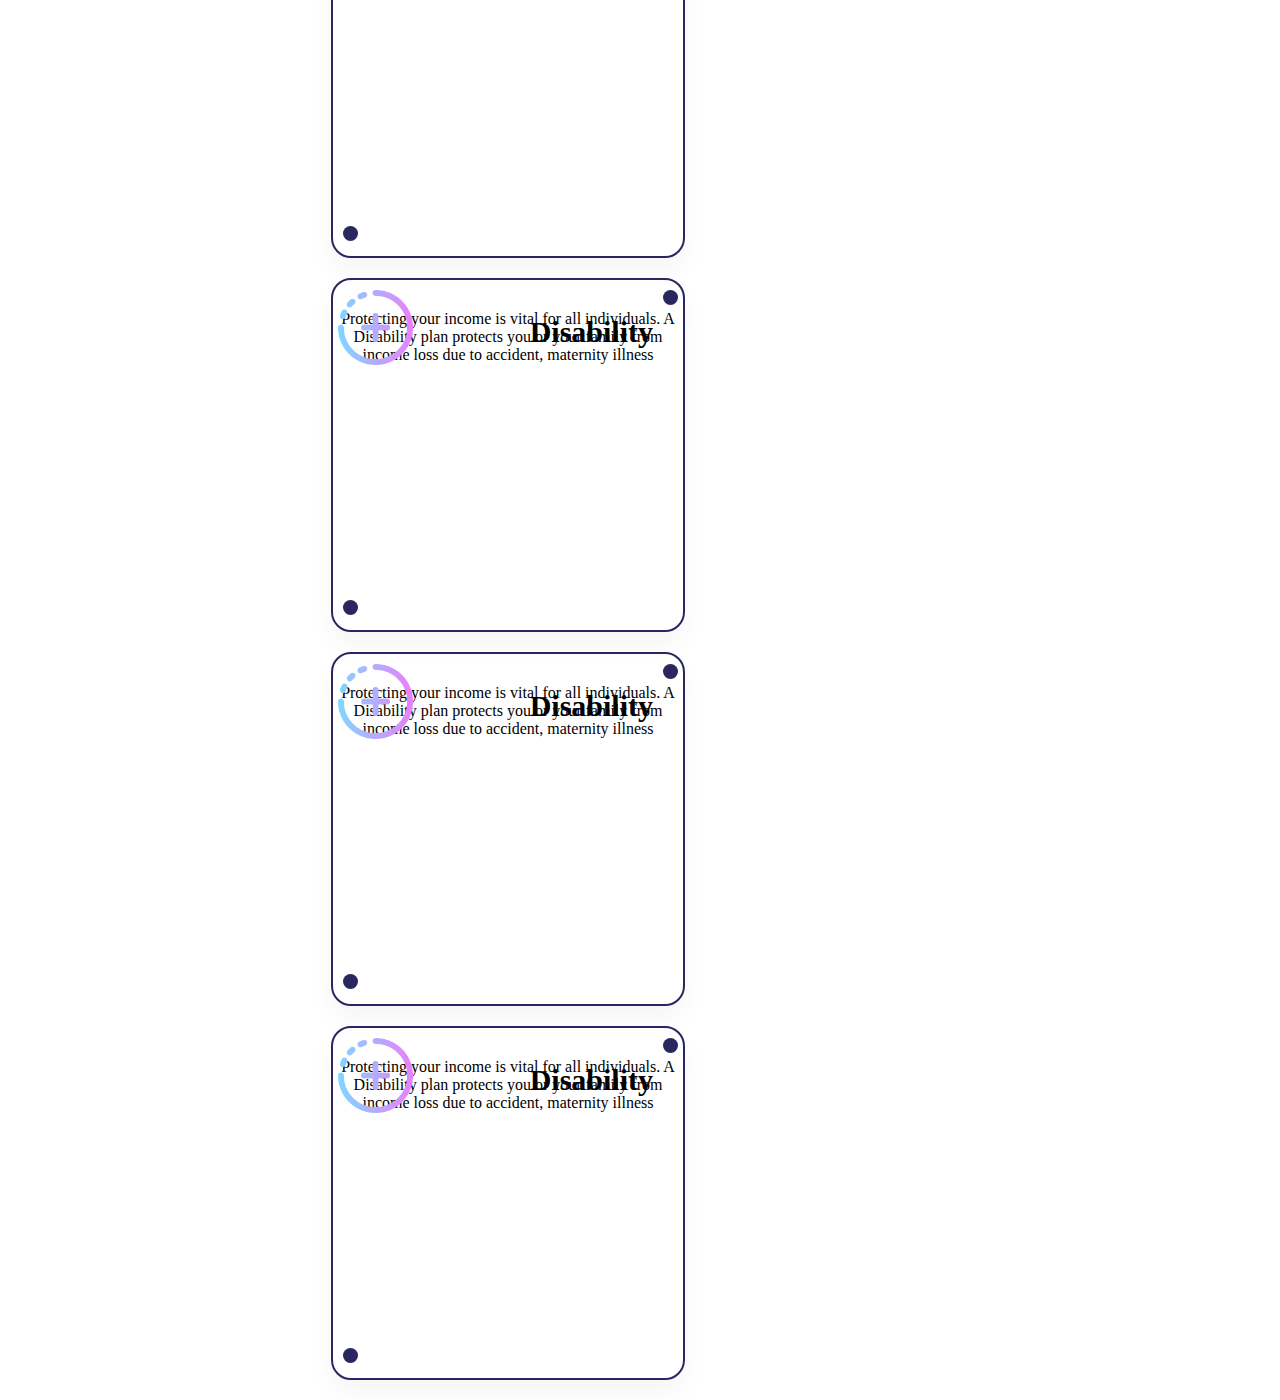
<file: test.html>
<!DOCTYPE html>
<html lang="en">

<head>
    <meta charset="UTF-8">
    <meta http-equiv="X-UA-Compatible" content="IE=edge">
    <meta name="viewport" content="width=device-width, initial-scale=1.0">
    <title>Document</title>
    <link href="https://cdn.jsdelivr.net/npm/bootstrap@5.0.2/dist/css/bootstrap.min.css" rel="stylesheet" integrity="sha384-EVSTQN3/azprG1Anm3QDgpJLIm9Nao0Yz1ztcQTwFspd3yD65VohhpuuCOmLASjC" crossorigin="anonymous">
    <link rel="stylesheet" type="text/css" href="test.css">
</head>

<body>

    <div class="container-fluid card_conn">
        <div class="row">
            <div class="col-sm-6 col-md-4" align="center">
                <div class="card education">
                    <div class="overlay"></div>
                    <div class="overlay" style="top:290px; left:10px"></div>
                    <div class="circle"></div>
                    <div class="img-logo"></div>
                    <div class="card-text">
                        <h1> Employee <br> Benefits </h1>
                        <p>Companies of all sizes can offer "Voluntary" plans from carriers such as Aflac and Colonial Life. Plus there is Zero cost for Employers.</p>
                    </div>
                </div>
            </div>
            <div class="col-sm-6 col-md-4" align="center">
                <div class="card education">
                    <div class="overlay"></div>
                    <div class="overlay" style="top:290px; left:10px"></div>
                    <div class="circle "></div>
                    <div class="img-logo "></div>
                    <div class="card-text ">
                        <h1> Life </h1>
                        <p>We offer a full range of options, including Term, Whole & Universal Life. Living benefit riders also add value to protect you and your family.</p>
                    </div>
                </div>
            </div>
            <div class="col-sm-6 col-md-4" align="center">
                <div class="card education">
                    <div class="overlay"></div>
                    <div class="overlay" style="top:320px; left:10px"></div>
                    <div class="circle "></div>
                    <div class="img-logo"></div>
                    <div class="card-text ">
                        <h1> Disability </h1>
                        <p>Protecting your income is vital for all individuals. A Disability plan protects you or your family from income loss due to accident, maternity illness</p>
                    </div>
                </div>
            </div>
            <div class="col-sm-6 col-md-4" align="center">
                <div class="card education">
                    <div class="overlay"></div>
                    <div class="overlay" style="top:320px; left:10px"></div>
                    <div class="circle "></div>
                    <div class="img-logo"></div>
                    <div class="card-text ">
                        <h1> Disability </h1>
                        <p>Protecting your income is vital for all individuals. A Disability plan protects you or your family from income loss due to accident, maternity illness</p>
                    </div>
                </div>
            </div>
            <div class="col-sm-6 col-md-4" align="center">
                <div class="card education">
                    <div class="overlay"></div>
                    <div class="overlay" style="top:320px; left:10px"></div>
                    <div class="circle "></div>
                    <div class="img-logo"></div>
                    <div class="card-text ">
                        <h1> Disability </h1>
                        <p>Protecting your income is vital for all individuals. A Disability plan protects you or your family from income loss due to accident, maternity illness</p>
                    </div>
                </div>
            </div>
            <div class="col-sm-6 col-md-4" align="center">
                <div class="card education">
                    <div class="overlay"></div>
                    <div class="overlay" style="top:320px; left:10px"></div>
                    <div class="circle "></div>
                    <div class="img-logo"></div>
                    <div class="card-text ">
                        <h1> Disability </h1>
                        <p>Protecting your income is vital for all individuals. A Disability plan protects you or your family from income loss due to accident, maternity illness</p>
                    </div>
                </div>
            </div>
            <div class="col-sm-6 col-md-4" align="center">
                <div class="card education">
                    <div class="overlay"></div>
                    <div class="overlay" style="top:320px; left:10px"></div>
                    <div class="circle "></div>
                    <div class="img-logo"></div>
                    <div class="card-text ">
                        <h1> Disability </h1>
                        <p>Protecting your income is vital for all individuals. A Disability plan protects you or your family from income loss due to accident, maternity illness</p>
                    </div>
                </div>
            </div>
            <div class="col-sm-6 col-md-4" align="center">
                <div class="card education">
                    <div class="overlay"></div>
                    <div class="overlay" style="top:320px; left:10px"></div>
                    <div class="circle "></div>
                    <div class="img-logo"></div>
                    <div class="card-text ">
                        <h1> Disability </h1>
                        <p>Protecting your income is vital for all individuals. A Disability plan protects you or your family from income loss due to accident, maternity illness</p>
                    </div>
                </div>
            </div>

        </div>
    </div>


    </dy>

</html>
</file>
<file: public/css/index.css>
:root {
    /* For purple Theme*/
    --PageColor: white;
    --btnTextColor: white;
    --lt-lightpurple: #EBE6F9;
    --lt-darkpurple: #7B3ADF;
    --lt-lightblue: #afdaf7;
    --lt-red: #F65448;
    --lt-blk: black;
    --lt-darkblue: #0693E3;
    --bigText: sans-serif;
    --pText: sans-serif;
    --labelText: sans-serif;
    /* use .header-title for big titles */
}


/* TAGS */

* {
    margin: 0;
    padding: 0;
    font-family: sans-serif;
}

a:visited,
a:active,
a:hover,
a::before,
a::after,
a {
    color: black !important;
}

p {
    font-size: 18px !important;
}

body {
    background-color: var(--PageColor) !important;
}

img {
    max-width: 100%;
    vertical-align: middle;
    border-style: none;
}

nav {
    height: 5rem;
    width: 100vw;
    display: flex;
    position: fixed;
    z-index: 10;
    top: 0;
}


/* Navbar Styling */

.logo {
    padding: 0 1vw;
    text-align: center;
}

.logo img {
    padding: 6px;
    height: 5rem;
    width: 13rem;
}

.nav-links {
    display: flex;
    list-style: none;
    width: 45vw;
    padding: 0 0.7vw;
    padding-top: 15px;
    margin-left: auto;
    justify-content: space-around;
    align-items: center;
    text-transform: uppercase;
}

.nav-links li a {
    text-decoration: none;
    margin: 0 0.7vw;
}


/* .nav-links li a:hover {
    color: #61DAFB;
} */

.nav-links li {
    position: relative;
}

.nav-links li a::before {
    content: "";
    display: block;
    height: 2.5px;
    width: 0%;
    background-color: var(--lt-red);
    position: absolute;
    transition: all ease-in-out 250ms;
    margin: 0 0 0 10%;
}

.nav-links li a:hover::before {
    width: 80%;
}


/*Styling Hamburger Icon*/

.hamburger div {
    width: 30px;
    height: 3px;
    background: black;
    margin: 5px;
    transition: all 0.3s ease;
}

.hamburger {
    display: none;
}

@media screen and (min-width: 850px) {
    .nav-links {
        width: 35vw;
    }
}

@media screen and (max-width: 800px) {
    nav {
        position: fixed;
        z-index: 30;
    }
    .hamburger {
        display: block;
        position: absolute;
        cursor: pointer;
        right: 5%;
        top: 50%;
        transform: translate(-5%, -50%);
        z-index: 2;
        transition: all 0.7s ease;
    }
    .nav-links {
        position: fixed;
        background: lightblue;
        height: 100vh;
        width: 100%;
        flex-direction: column;
        justify-content: center;
        clip-path: circle(50px at 90% -20%);
        -webkit-clip-path: circle(50px at 90% -10%);
        transition: all 1s ease-out;
        pointer-events: none;
    }
    .nav-links.open {
        clip-path: circle(1000px at 90% -10%);
        -webkit-clip-path: circle(1000px at 90% -10%);
        pointer-events: all;
    }
    .nav-links li {
        opacity: 0;
        font-weight: 600;
        padding: 5px;
    }
    .nav-links li:nth-child(1) {
        transition: all 0.5s ease 0.2s;
    }
    .nav-links li:nth-child(2) {
        transition: all 0.5s ease 0.4s;
    }
    .nav-links li:nth-child(3) {
        transition: all 0.5s ease 0.6s;
    }
    .nav-links li:nth-child(4) {
        transition: all 0.5s ease 0.7s;
    }
    .nav-links li:nth-child(5) {
        transition: all 0.5s ease 0.8s;
    }
    .nav-links li:nth-child(6) {
        transition: all 0.5s ease 0.9s;
        margin: 0;
    }
    .nav-links li:nth-child(7) {
        transition: all 0.5s ease 1s;
        margin: 0;
    }
    li.fade {
        opacity: 1 !important;
    }
}

.toggle .line1 {
    transform: rotate(-45deg) translate(-5px, 6px);
}

.toggle .line2 {
    transition: all 0.7s ease;
    width: 0;
}

.toggle .line3 {
    transform: rotate(45deg) translate(-5px, -6px);
}


/* 
Main section of index page 
Main section of index page 
Main section of index page 
Main section of index page 
*/

.header-wrapper {
    position: relative;
}

.header-content {
    /* Controls entire main-text box with picture */
    position: relative;
    z-index: 5;
    padding-top: 70px;
    /* give this padding-top to move all header content*/
}

.header-title {
    font-size: 44px !important;
    line-height: 55px !important;
    font-weight: 600 !important;
    color: black !important;
}

.subheader-title {
    font-size: 33px !important;
    line-height: 36px !important;
    font-weight: 800 !important;
    color: black !important;
    letter-spacing: 2px;
}


/* .sub-back {
    background-color: var(--lt-red);
} */

.text {
    /* Controls the paragraph in Main content */
    font-size: 20px;
    line-height: 32px;
    font-weight: 300;
    width: inherit;
    max-width: 500px;
}

.prodtext {
    margin-top: 8px;
    font-size: 20px;
    font-family: sans-serif;
    max-width: 99%;
    line-height: 32px;
    font-weight: 350;
}

.header-btn {
    /* Controls button */
    margin-top: 30px;
}

.header-image {
    /* Controls only image in Main Content*/
    position: absolute;
    right: 0;
    top: -50px;
    z-index: -5;
    /* Do not put margin on img left or right*/
}

.header-image .image img {
    /* Controls image position in Main Content */
    max-width: 840px;
}

.header-content-area .header-shape {
    position: absolute;
    bottom: -1px;
    left: 0;
    right: 0;
    width: 100%;
    background-color: #61DAFB !important;
}

.graphic {
    max-width: 100%;
    position: absolute;
    top: 0;
    height: 950px;
    width: 100%;
    z-index: -20;
    opacity: 1;
}

@media screen and (max-width: 1400px) {
    .text {
        max-width: 400px;
    }
    .header-image .image img {
        max-width: 800px;
    }
}

@media screen and (max-width: 1199px) {
    .text {
        max-width: 100%;
    }
    .header-content {
        margin: 0;
        padding-top: 0;
        max-width: inherit;
        text-align: center;
    }
    .header-btn {
        text-align: left !important;
        margin-left: 75px;
    }
    .header-image .image img {
        margin-top: 200px;
        max-width: 600px;
    }
    .conn1 {
        margin-bottom: 250px !important;
    }
}

@media screen and (max-width: 991px) {
    .header-btn {
        text-align: center !important;
        margin-left: 0;
    }
    .conn1 {
        margin-bottom: 75px !important;
    }
    .graphic {
        height: 780px;
    }
    .footerGraphic {
        height: 550px !important;
    }
    .footer-dark {
        margin-top: 250px !important;
    }
}

@media screen and (max-width: 767px) {
    .footerGraphic {
        height: 625px !important;
    }
}


/* 
FOR CARDS 
FOR CARDS 
FOR CARDS 
FOR CARDS 
*/

.card {
    --bg-color: #2A265F;
    height: 350px;
    border-radius: 20px !important;
    overflow: hidden;
    border: solid #2A265F 2px !important;
    justify-content: center;
    align-items: center;
    position: relative;
    box-shadow: 0 14px 26px rgba(0, 0, 0, 0.04);
    transition: all 0.3s ease-out;
    text-decoration: none;
    max-width: 350px;
    min-width: 230px;
    margin-bottom: 20px;
}

@media screen and (max-width: 850px) {
    .card {
        height: 375px;
    }
    .card
}

.card:hover {
    color: white;
    transform: translateY(-5px) scale(1.005) translateZ(0);
    box-shadow: 0 24px 36px rgba(0, 0, 0, 0.11), 0 24px 46px var(--box-shadow-color);
}

.card:hover .overlay {
    transform: scale(60) translateZ(0);
}

.card:hover .circle {
    border-color: var(--bg-color-light);
    background: var(--bg-color);
}

.overlay {
    width: 15px;
    position: absolute;
    height: 15px;
    border-radius: 50%;
    background: var(--bg-color);
    z-index: 0;
    transition: transform 0.3s ease-out;
}

@media screen and (max-width: 850px) {
    .card {
        max-width: 100%;
    }
    .card-text h1 {
        right: 15px;
    }
}

.card-text {
    z-index: 3;
}

.card_conn {
    max-width: 1100px;
}

.card-text h1 {
    position: absolute;
    top: 15px;
    right: 30px;
    font-size: 30px;
    line-height: 1;
}

.card-text p {
    padding: 0.5px;
    margin-top: 48px;
    text-align: center;
    line-height: 1.4;
}

.img-logo {
    background-image: url('../img/index/plus.png');
    height: 75px;
    width: 75px;
    background-size: cover;
    position: absolute;
    left: 5px;
    top: 10px;
    bottom: 0;
}


/*
Contact page
Contact page
Contact page
Contact page
*/

.no-gutters>.col,
.no-gutters>[class*=col-] {
    padding-right: 0;
    padding-left: 0;
}

.contact-wrap .form {
    background-color: white;
}

.contact-wrap .form,
.contact-wrap {
    padding: 40px 40px 0 40px;
}

.h-100 {
    height: 100% !important;
}

.contact-wrap .form h3 {
    color: var(--Theblue);
    font-size: 20px;
    margin-bottom: 25px;
}

form {
    display: block;
    margin-top: 0em;
}

.contact-wrap .col-form-label {
    font-size: 14px;
    color: #b3b3b3;
    margin: 0 0 5px 0;
    display: inline-block;
}

.col-form-label {
    padding-top: calc(0.375rem + 1px);
    padding-bottom: calc(0.375rem + 1px);
    font-size: inherit;
    line-height: 1.5;
}

.form-controller {
    border: none !important;
    border-bottom: 1px solid #ccc !important;
    padding-left: 0 !important;
    padding-right: 0 !important;
    border-radius: 0 !important;
    outline: none !important;
}

.form-select {
    padding-top: 7px !important;
}

.form-control {
    content: "D" !important;
    display: block;
    width: 100%;
    height: calc(1.5em + 0.75rem + 2px);
    padding: 0.375rem 0.75rem;
    font-size: 1rem;
    font-weight: 400;
    line-height: 1.5;
    color: #495057;
    background-color: #fff;
    background-clip: padding-box;
    border: 1px solid #ced4da;
    border-radius: 0.25rem;
}

.my-btn-primary {
    text-decoration: none;
    font-weight: 700;
    text-align: center;
    white-space: nowrap;
    -moz-user-select: none;
    -ms-user-select: none;
    border: 2px solid transparent;
    padding: 0 32px;
    user-select: none;
    vertical-align: middle;
    -webkit-user-select: none;
    font-size: 16px;
    line-height: 46px;
    cursor: pointer;
    background-color: var(--lt-red);
    color: white;
    text-transform: uppercase;
    transition: all 0.4s ease-out 0s;
    border-radius: 50px;
}

.my-btn-primary:hover {
    background-color: transparent !important;
    color: var(--lt-red) !important;
    border: solid var(--lt-red) 2px !important;
    text-decoration: none;
}

.contact-info {
    /* background: linear-gradient(var(--TheGreen), var(--Theblue)); */
    /* box-shadow: rgba(255, 255, 255, 0.194) 1px 1px 2px 2px; */
    border-left: solid black 1px !important;
}

#my-form-status {
    color: red !important;
}

.product_conn {
    position: relative;
}

.product_conn::before {
    background-image: url('../img/products/productbackground.png');
    background-repeat: repeat;
    background-size: contain;
    background-position: center;
    content: "";
    position: absolute;
    top: 0px;
    right: 0px;
    bottom: 0px;
    left: 0px;
    z-index: -1;
    opacity: 0.3;
}


/*
Footer
Footer
*/

.footerGraphic {
    max-width: 100%;
    position: absolute;
    height: 500px;
    width: 100%;
}

.footer-dark {
    padding: 50px 0;
    color: black;
    margin-top: 250px;
    padding: 0;
}

.footer-dark h3 {
    margin-top: 0;
    margin-bottom: 12px;
    font-weight: bold;
    font-size: 16px;
}

.footer-dark ul {
    padding: 0;
    list-style: none;
    line-height: 1.6;
    font-size: 14px;
    margin-bottom: 0;
}

.footer-dark ul a {
    color: inherit;
    text-decoration: none;
    opacity: 0.6;
}

.footer-dark ul a:hover {
    opacity: 0.8;
}

@media (max-width:767px) {
    .footer-dark .item:not(.social) {
        text-align: center;
        padding-bottom: 20px;
    }
}

.footer-dark .item.text {
    margin-bottom: 36px;
}

@media (max-width:767px) {
    .footer-dark .item.text {
        margin-bottom: 0;
    }
}

.footer-dark .item.text p {
    opacity: 0.6;
    margin-bottom: 0;
}

.footer-dark .item.social {
    text-align: center;
}

@media (max-width:991px) {
    .footer-dark .item.social {
        text-align: center;
        margin-top: 20px;
    }
}

.footer-dark .item.social>a {
    font-size: 20px;
    width: 36px;
    height: 36px;
    line-height: 36px;
    display: inline-block;
    text-align: center;
    border-radius: 50%;
    box-shadow: 0 0 0 1px rgba(255, 255, 255, 0.4);
    margin: 0 8px;
    color: #fff;
    opacity: 0.75;
}

.footer-dark .item.social>a:hover {
    opacity: 0.9;
}

.footer-dark .copyright {
    text-align: center;
    padding-top: 24px;
    opacity: 0.3;
    font-size: 13px;
    margin-bottom: 0;
}


/*
*/

ul {
    list-style: none;
}

.comma-list li::before {
    content: "\2022";
    color: var(--lt-red);
    font-weight: bold;
    display: inline-block;
    width: 1em;
    margin-left: -1em;
}

.comma-list {
    margin-top: -20px;
    font-size: 18px;
    font-weight: 200;
}

.conn3 {
    margin-top: 80px;
    position: relative;
    padding: 100px;
    padding-top: 90px;
}

.conn3::before {
    background-image: linear-gradient(to right, var(--lt-lightblue), var(--lt-lightpurple));
    content: "";
    position: absolute;
    top: 0px;
    right: 0px;
    bottom: 0px;
    left: 0px;
    z-index: -1;
}

.about-content h4 {
    padding: 8px;
    display: inline;
    font-weight: 700;
    border-radius: 4px;
    background-color: var(--lt-red);
    color: white;
    text-align: center;
}

.align-items-center .col-lg-6 img {
    width: 680px;
}
</file>
<file: test.css>
.card {
    --bg-color: #2A265F;
    height: 350px;
    border-radius: 20px;
    overflow: hidden;
    border: solid #2A265F 2px;
    justify-content: center;
    align-items: center;
    position: relative;
    box-shadow: 0 14px 26px rgba(0, 0, 0, 0.04);
    transition: all 0.3s ease-out;
    text-decoration: none;
    max-width: 350px;
    min-width: 230px;
    margin-bottom: 20px;
}

.card:hover {
    color: white;
    transform: translateY(-5px) scale(1.005) translateZ(0);
    box-shadow: 0 24px 36px rgba(0, 0, 0, 0.11), 0 24px 46px var(--box-shadow-color);
}

.card:hover .overlay {
    transform: scale(50) translateZ(0);
}

.card:hover .circle {
    border-color: var(--bg-color-light);
    background: var(--bg-color);
}

.overlay {
    width: 15px;
    position: absolute;
    height: 15px;
    border-radius: 50%;
    background: var(--bg-color);
    z-index: 0;
    top: 10px;
    right: 5px;
    transition: transform 0.3s ease-out;
}

@media screen and (max-width: 850px) {
    .card {
        max-width: 100%;
    }
}


/*






irr
*/

.card-text {
    z-index: 3;
}

.card_conn {
    max-width: 1000px;
}

.card-text h1 {
    position: absolute;
    top: 15px;
    right: 30px;
    font-size: 30px;
}

.card-text p {
    margin-top: 30px;
    text-align: center;
}

.img-logo {
    background-image: url('public/img/index/plus.png');
    height: 75px;
    width: 75px;
    background-size: cover;
    position: absolute;
    left: 5px;
    top: 10px;
    bottom: 0;
}
</file>
